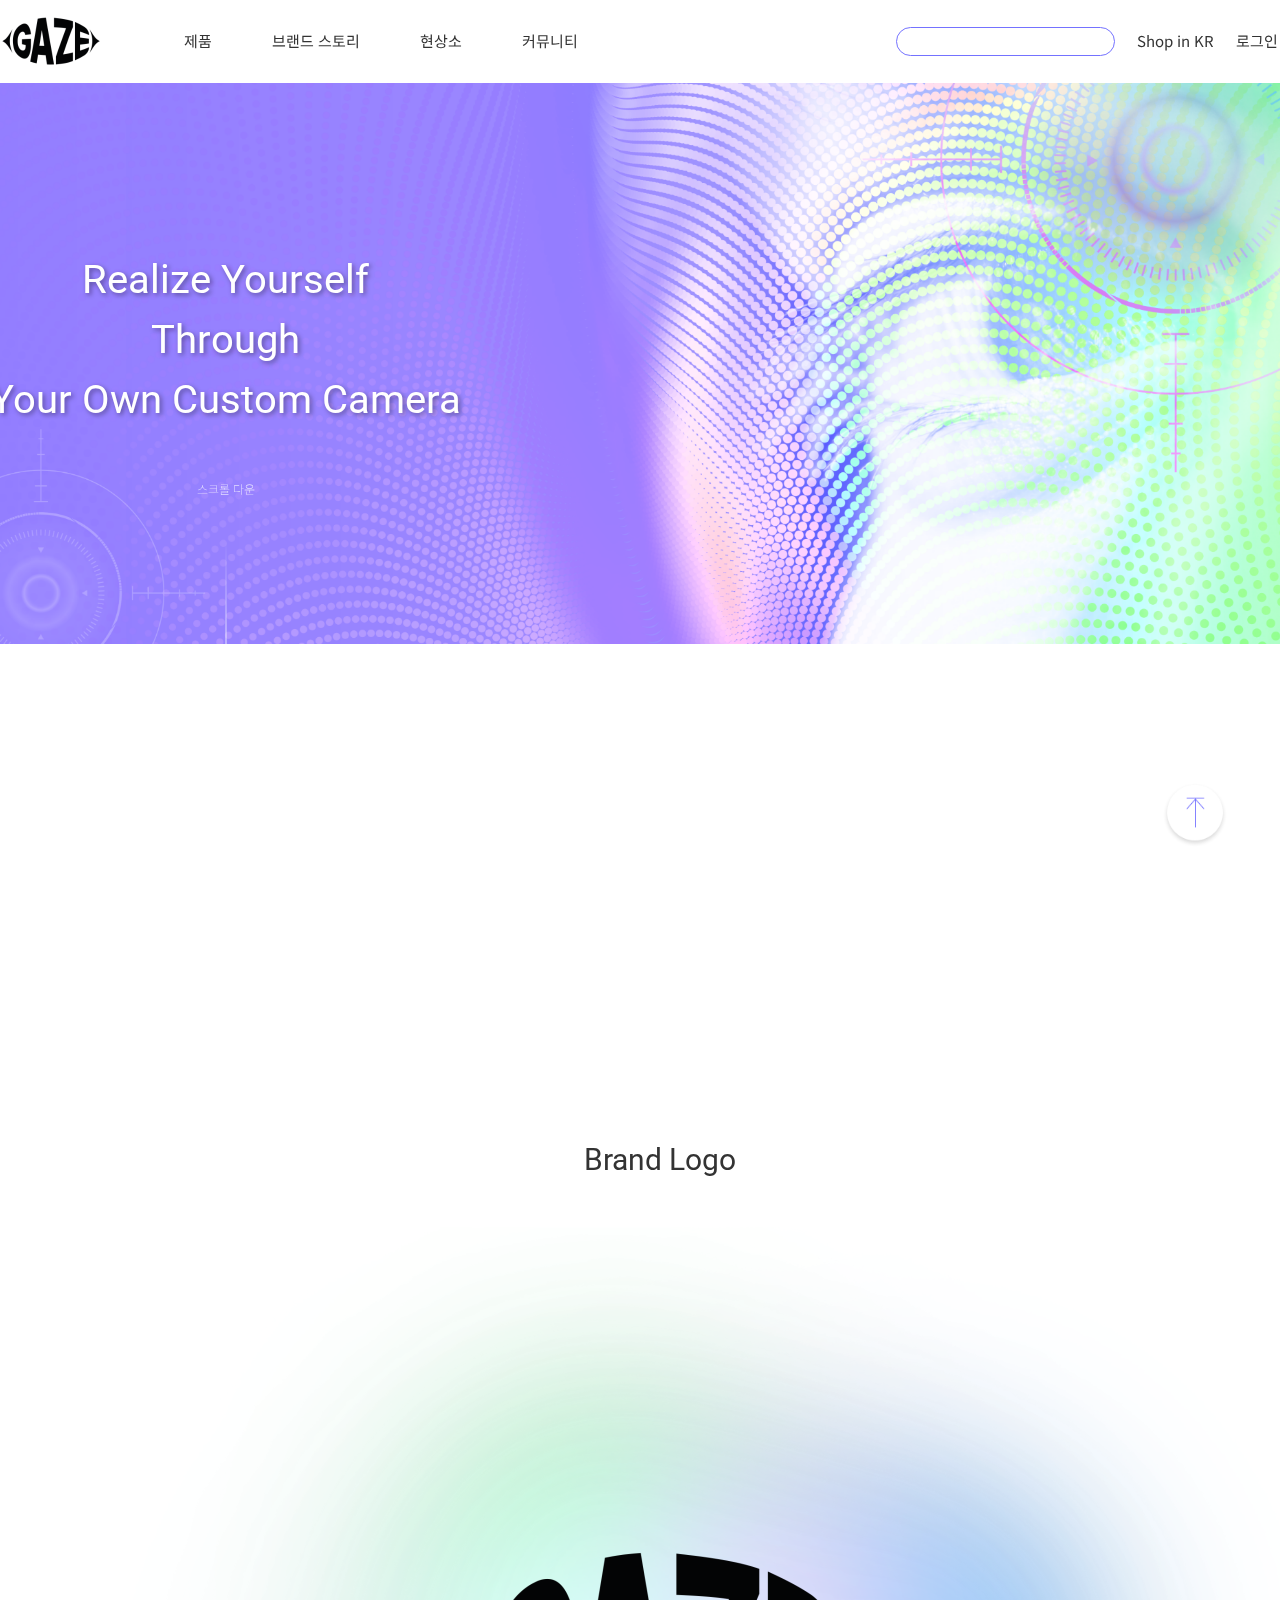
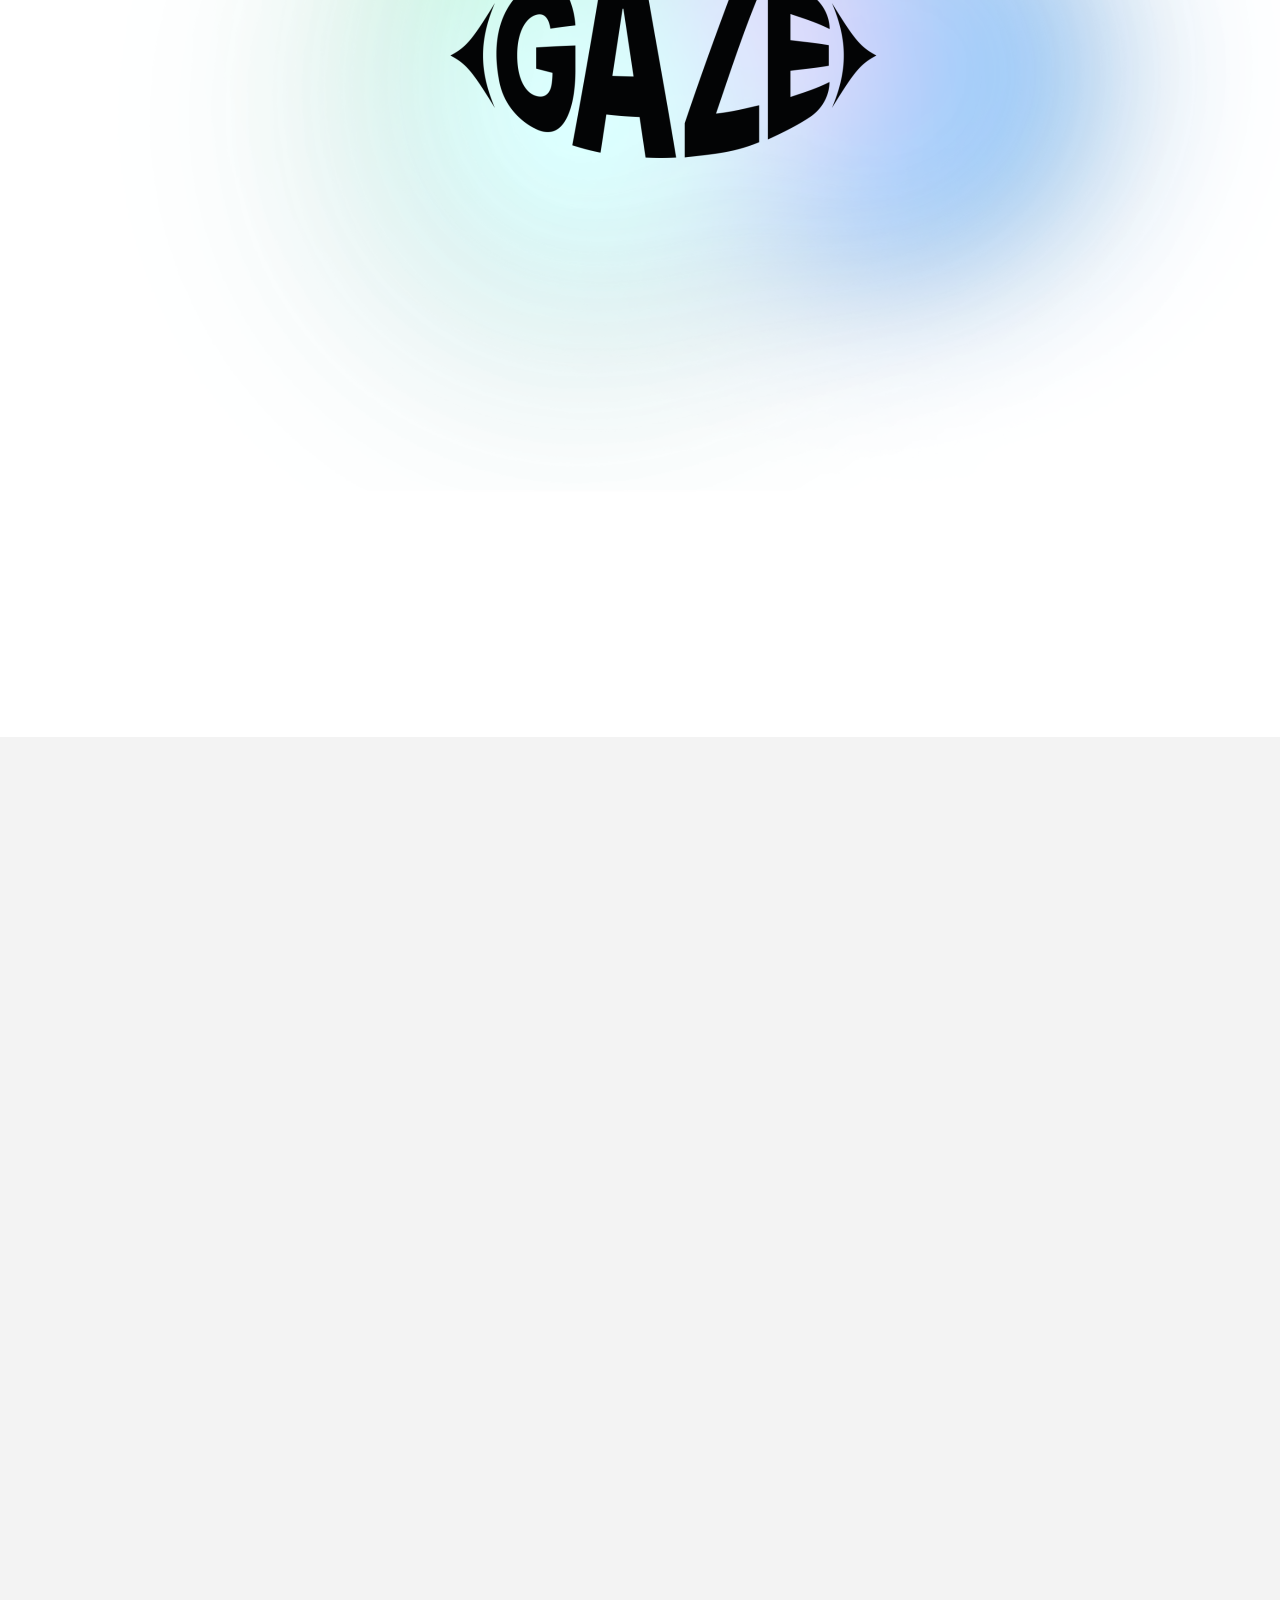
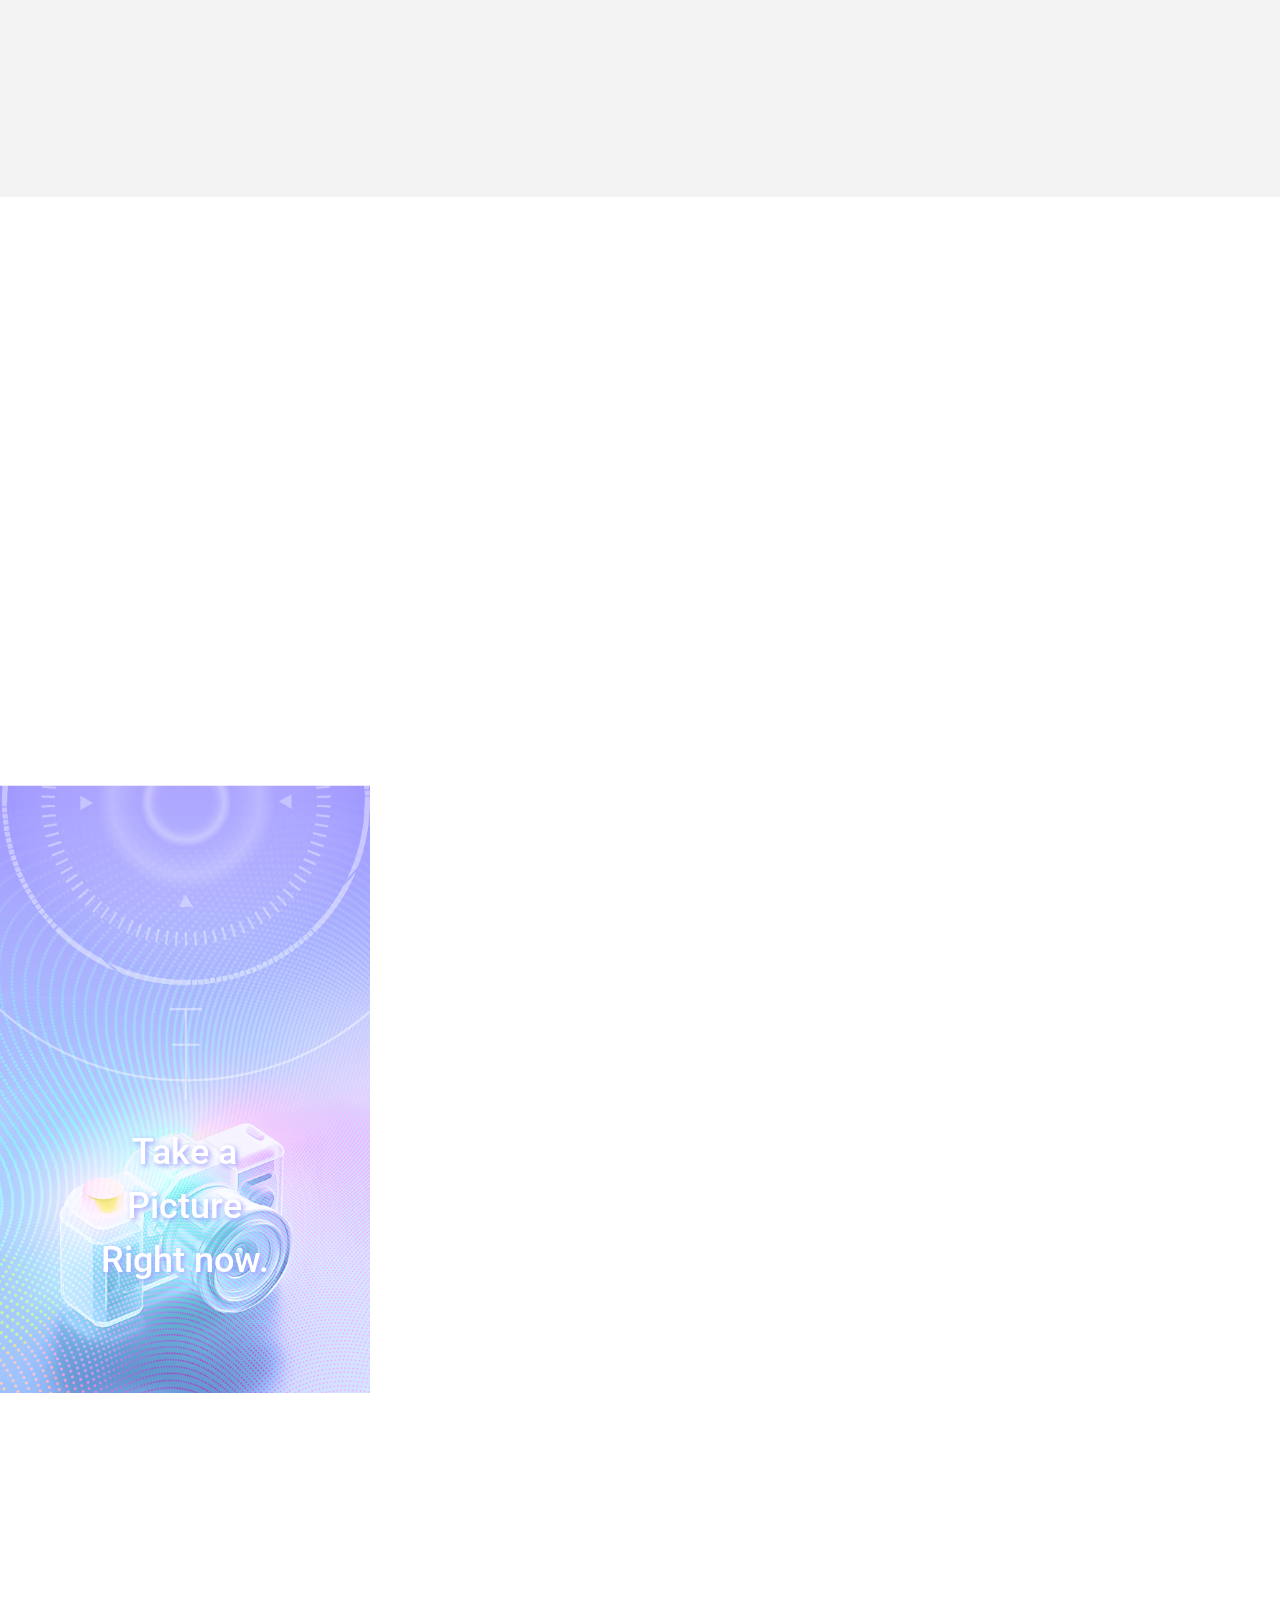
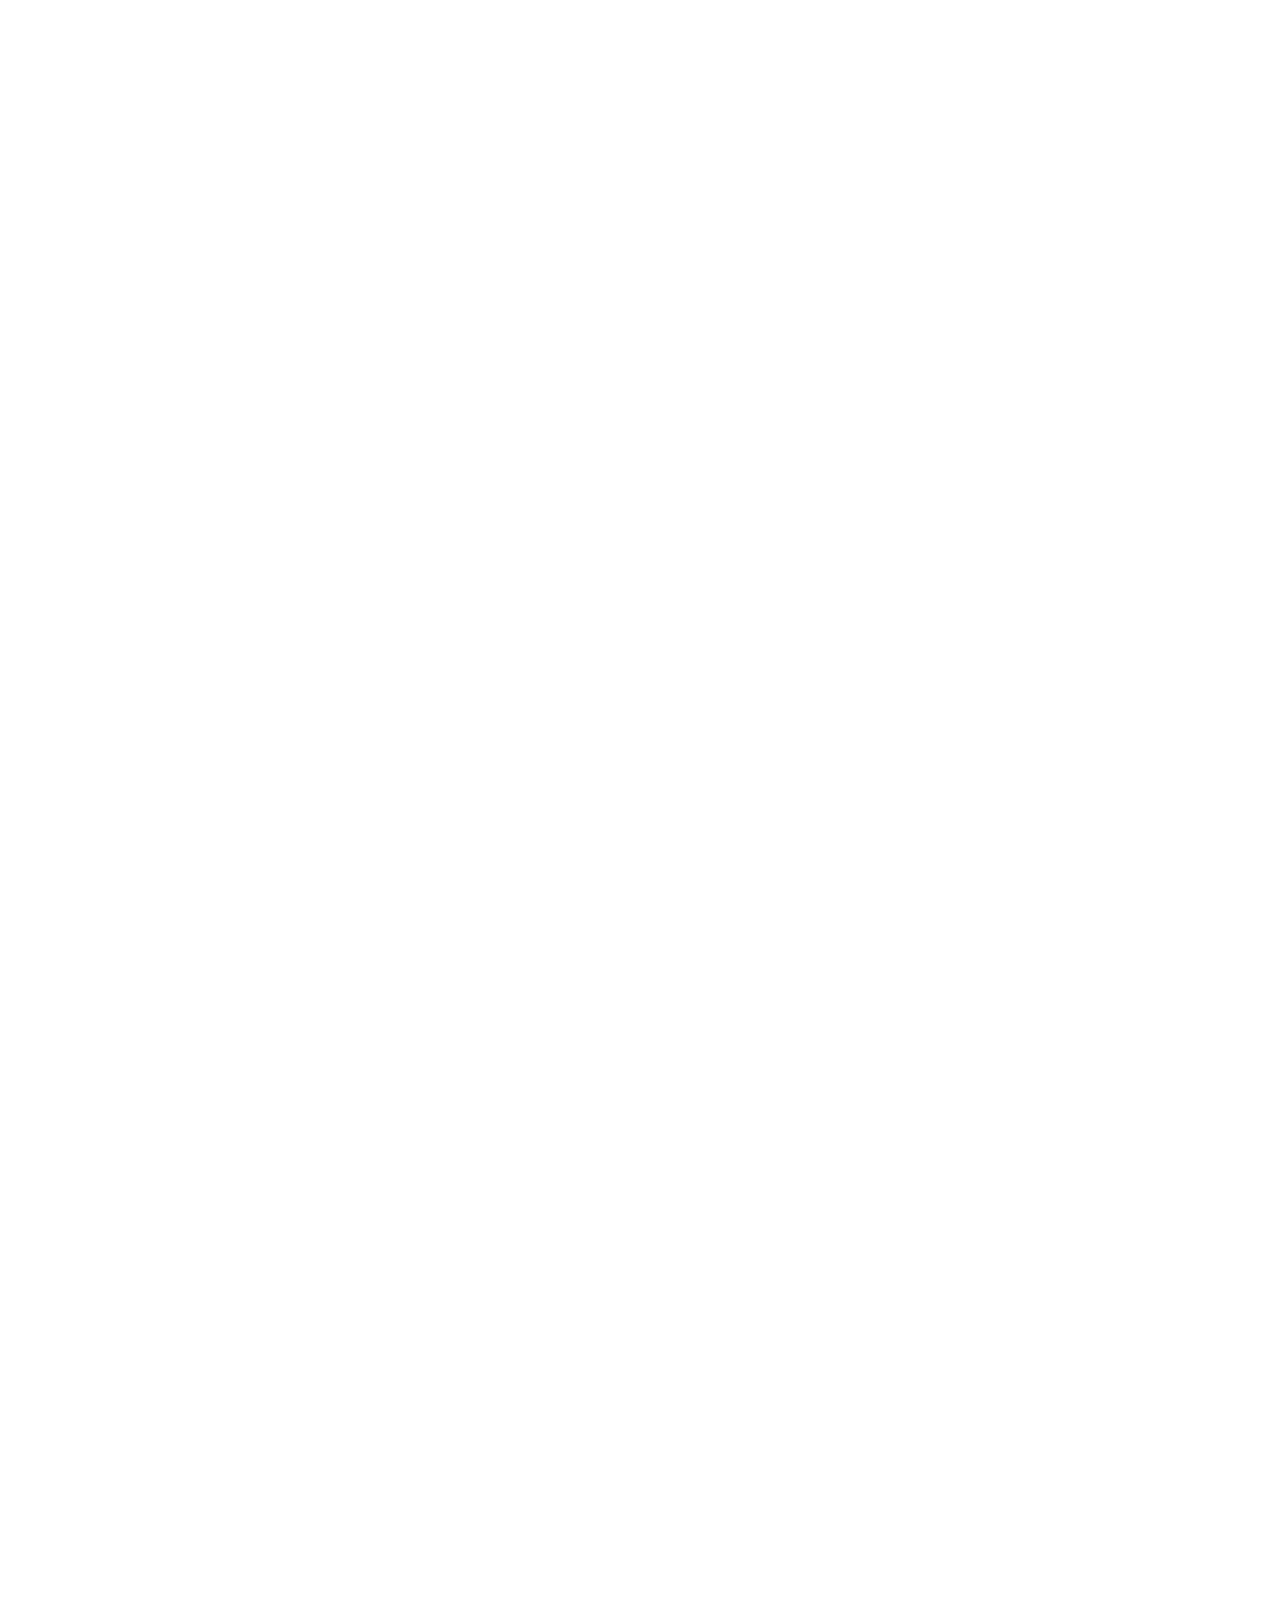
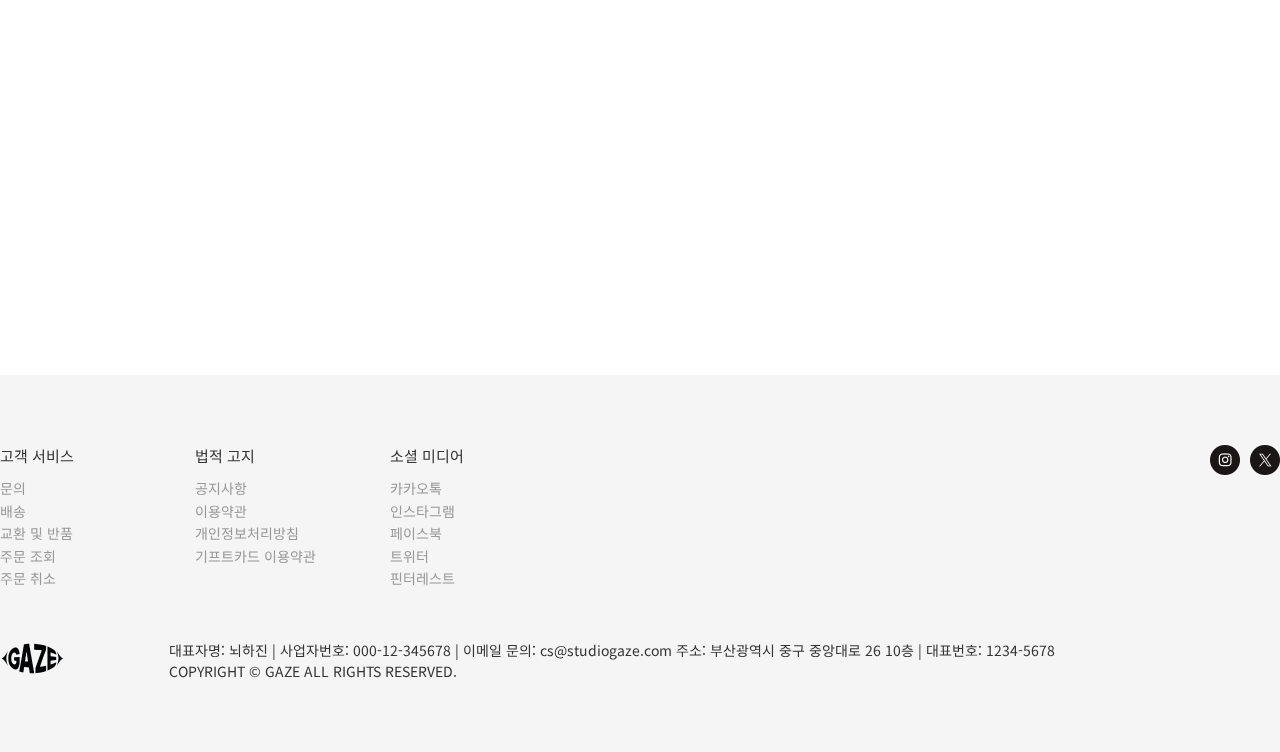
<file: sub1.html>
<!DOCTYPE html>
<html lang="ko">

<head>
  <meta charset="UTF-8">
  <meta http-equiv="X-UA-Compatible" content="IE=edge">
  <meta name="viewport" content="width=1400"><!--다른 매체에서도 너비 오류 없이 볼 수 있게-->
  <link href="./images/favicon.png" rel="icon" type="image/png" sizes="32x32"><!--파비콘-->
  <title>GAZE</title>
  <!--내css-->
  <link rel="stylesheet" href="./css/sub1.css">

  <!-- aos css -->
  <link href="https://unpkg.com/aos@2.3.1/dist/aos.css" rel="stylesheet">

</head>

<body>

  <!--헤더시작-->
  <header>
    <div class="header_in">
      <a href="./index.html">
        <img src="./images/sub1/white_logo.png" alt="logo" class="whitelogo">
        <img src="./images/black_logo.png" alt="logo" class="blacklogo">
      </a>

      <ul class="nav">
        <li><a href="./sub2.html">제품</a>
          <div class="sub">
            <div class="sub_in">

              <ul>
                <li><a href="#" class="sub_title">새제품</a></li>
                <li><a href="#" class="sub_title">중고제품</a></li>
              </ul>

              <ul>
                <li><a href="#" class="sub_title">카메라</a></li>
                <li><a href="#">필름 카메라</a></li>
                <li><a href="#">디지털 카메라</a></li>
                <li><a href="#">캠코더</a></li>
              </ul>

              <ul>
                <li><a href="#" class="sub_title">브랜드</a></li>
                <li><a href="#">CANON</a></li>
                <li><a href="#">FUJIFILM</a></li>
                <li><a href="#">NIKON</a></li>
                <li><a href="#">SONY</a></li>
                <li><a href="#">PANASONIC</a></li>
                <li><a href="#">RICOH</a></li>
                <li><a href="#">SIGMA</a></li>
                <li><a href="#">HASSELBLAD</a></li>
              </ul>
            </div>
          </div>
        </li>

        <li><a href="./sub1.html" class="on">브랜드 스토리</a>
          <div class="sub">
            <div class="sub_in">

              <ul>
                <li><a href="#" class="sub_title">Brand Logo</a></li>
                <li><a href="#" class="sub_title">Brand Core Value</a></li>
                <li><a href="#" class="sub_title">Gaze Picture Lab</a></li>
              </ul>

            </div>
          </div>
        </li>

        <li><a href="./sub3.html">현상소</a>
          <div class="sub">
            <div class="sub_in">

              <ul>
                <li><a href="#" class="sub_title">About Glab</a></li>
                <li><a href="#">What is Glab</a></li>
                <li><a href="#">Glab Process</a></li>
                <li><a href="#">Glab Price</a></li>
              </ul>

              <ul>
                <li><a href="#" class="sub_title">접수하기</a></li>
                <li><a href="#">온라인 접수</a></li>
                <li><a href="#">오프라인 접수</a></li>
              </ul>

            </div>
          </div>
        </li>

        <li><a href="./sub4.html">커뮤니티</a></li>
      </ul>

      <div class="h_right">
        <input type="search">

        <!--팝업 검색창-->
        <div class="popup">
          <div>
            <a href="#none" class="close_icon"><img src="./images/closeicon.png" alt="닫기 버튼"></a>
            <input type="search" class="input_in" placeholder="검색어를 입력하세요.">
          </div>
        </div>
        <!--팝업 검색창-->

        <ul class="nav_right">
          <li><a href="#">Shop in KR</a></li>
          <li><a href="#">로그인</a></li>
          <li><a href="#">
            <img src="./images/sub1/white_bag.png" alt="장바구니 아이콘 화이트" class="white_bag">
            <img src="./images/sub1/black_bag.png" alt="장바구니 아이콘 블랙" class="black_bag">
          </a></li>
        </ul>


      </div>

    </div>
  </header>
  <!--헤더끝-->

  <!--메인배너-->
  <div class="mainbanner">
    <img src="./images/sub1/sub_banner.png" alt="브랜드 스토리 배너" class="sub1banner">
    <div class="main_txt">
      <h1 class="m_h1">Realize Yourself <br>
        Through<br>
        Your Own Custom Camera</h1>
      <p class="scrolldown">스크롤 다운</p>
      <span></span>
    </div>


  </div>
  <!--메인배너-->

  <!--콘텐츠1 시작-->
  <div class="logo_wrap">
    <h1>Brand Logo</h1>
    <div class="logo_txtbox">
      <img src="./images/sub1/logobg.png" alt="로고 설명 배경" class="logobg">

      <img src="./images/sub1/eyes.png" alt="eyes 이미지" class="eyes" data-aos="fade-up" data-aos-delay="200">
      <img src="./images/sub1/wideangle.png" alt="wideangle 이미지" class="wideangle" data-aos="fade-up" data-aos-delay="600">
      <img src="./images/sub1/flexible.png" alt="flexible 이미지" class="flexible" data-aos="fade-up" data-aos-delay="1000">
      <img src="./images/sub1/panorama.png" alt="panorama 이미지" class="panorama" data-aos="fade-up" data-aos-delay="1400">

      <img src="./images/sub1/line1.png" alt="점선 라인 이미지1" class="line1" data-aos="fade-up" data-aos-delay="100">
      <img src="./images/sub1/line2.png" alt="점선 라인 이미지2" class="line2" data-aos="fade-up" data-aos-delay="500">
      <img src="./images/sub1/line3.png" alt="점선 라인 이미지3" class="line3" data-aos="fade-up" data-aos-delay="900">
      <img src="./images/sub1/line4.png" alt="점선 라인 이미지4" class="line4" data-aos="fade-up" data-aos-delay="1300">


      <img src="./images/sub1/black_logo_brand.png" alt="배경 로고" class="logo2">

      <div class="txt_eyes"  data-aos="fade-up" data-aos-delay="200">
        <h3 data-aos="fade-up" data-aos-delay="300">Eyes</h3>
        <p data-aos="fade-up" data-aos-delay="400">우리는 일상에서 우리의 눈으로
          많은 것을 보고 있습니다. 눈의
          형태를 로고에 표현했습니다. </p>
      </div>


      <div class="txt_wideangle"  data-aos="fade-up" data-aos-delay="600">
        <h3 data-aos-delay="700">Wide Angle</h3>
        <p data-aos="fade-up" data-aos-delay="800">카메라 렌즈의 광각 효과를
          로고에 적용하여 카메라
          렌즈를 연상하도록 하였습니다. </p>
      </div>


      <div class="txt_flexible" data-aos="fade-up" data-aos-delay="1000">
        <h3  data-aos="fade-up" data-aos-delay="1100">Flexible</h3>
        <p  data-aos="fade-up" data-aos-delay="1200">원형 안에서 변형된 로고는
          다양한 것들을 유연하게 받아
          들이고 표현하는 것을 의미합니다.</p>
      </div>



      <div class="txt_panorama" data-aos="fade-up" data-aos-delay="1400">
        <h3 data-aos="fade-up" data-aos-delay="1300">Panorama</h3>
        <p data-aos="fade-up" data-aos-delay="1400"> 파노라마처럼 흘러가는 기억을
          다양한 색상으로 비유하여 브랜
          드의 서브 컬러로 사용했습니다.</p>
      </div>





    </div>
  </div>
  <!--콘텐츠1 끝-->




  <!--콘텐츠2 시작-->
  <div class="con2_wrap">
    <div class="con2_box">

      <h1 data-aos="fade-up">Core Value</h1>

      <ul class="corevalue_box">
        <li data-aos="fade-up" data-aos-delay="100"><a href="#">
            <img src="./images/sub1/corevalue1.png" alt="Core Value realize">

            <div class="con2_text" data-aos="fade-up">
              <h2 data-aos="fade-up" data-aos-delay="100">Realize</h2>

              <p data-aos="fade-up" data-aos-delay="200">사진을 찍으면서 자신의 <br>
                취향을 찾아갈 수 있습니다. </p>
            </div>
          </a></li>


        <li data-aos="fade-up" data-aos-delay="200"><a href="#">
            <img src="./images/sub1/corevalue2.png" alt="Core Value Memorize">

            <div class="con2_text" data-aos="fade-up">
              <h2 data-aos="fade-up" data-aos-delay="100">Memorize</h2>

              <p data-aos="fade-up" data-aos-delay="200">찰나의 기억이나 소중한 추억을 <br>
                보존할 수 있습니다. </p>
            </div>
          </a>
        </li>

        <li data-aos="fade-up" data-aos-delay="300"><a href="#">
            <img src="./images/sub1/corevalue3.png" alt="Core Value Express">


            <div class="con2_text" data-aos="fade-up">
              <h2 data-aos="fade-up" data-aos-delay="100">Express</h2>

              <p data-aos="fade-up" data-aos-delay="200">사진을 찍으면서 자신을 <br>
                표현할 수 있습니다. </p>
            </div>
          </a></li>

      </ul>

    </div>


  </div>

  <!--콘텐츠2 끝-->



  <!--콘텐츠3 시작-->

  <div class="con3_text">

    <p class="con3_p" data-aos="fade-up" data-aos-delay="100">나의 사진 취향을 찾는 여정.</p>

    <h1 class="con3_h1" data-aos="fade-up" data-aos-delay="300">Gaze Picture Lap </h1>
  </div>

  <div class="con3_wrap">

    <div class="con3_left">
      <img src="./images/sub1/picturelab_bg3.png" alt="Take a Picture 
      Right now.">
      <h3 class="con3_h3">Take a Picture
        <br> Right now.
      </h3>
    </div>

    <div class="con3_right">

      <div class="con3_box" data-aos="fade-up"><!--01-->

        <div class="con3_box_text">
          <h4 class="purple" data-aos="fade-up" data-aos-delay="100">01</h4>
          <h3>Consulting</h3>
          <h5>상담</h5>
          <p>상담을 통해 내게 맞는 카메라 모델을
            찾고 구매할 수 있습니다.</p>
        </div>
        <img src="./images/sub1/consulting.png" alt="01 consulting">
      </div><!--01-->

      <div class="con3_box" data-aos="fade-up" data-aos-delay="200"> <!--02-->

        <img src="./images/sub1/various.png" alt="02 various">

        <div class="con3_box_text">
          <h4 class="blue" data-aos="fade-up" data-aos-delay="300">02</h4>
          <h3>Various </h3>
          <h5>다양함</h5>
          <p>다양한 모델의 카메라들을 직접 보고
            구매할 수 있습니다.</p>
        </div>

      </div><!--02-->

      <div class="con3_box" data-aos="fade-up" data-aos-delay="400"><!--03-->

        <div class="con3_box_text">
          <h4 class="pink" data-aos="fade-up" data-aos-delay="500">03</h4>
          <h3>Convenient</h3>
          <h5>편리함</h5>
          <p>브랜드 자체 현상소에서 사용한 필름을
            접수하여 빠르게 인화할 수 있습니다. </p>
        </div>

        <img src="./images/sub1/convenient.png" alt="03 convenient">
      </div><!--03-->

      <div class="con3_box" data-aos="fade-up" data-aos-delay="600"><!--04-->
        <img src="./images/sub1/Archiving.png" alt="04 Archiving">

        <div class="con3_box_text">
          <h4 class="coral" data-aos="fade-up" data-aos-delay="700">04</h4>
          <h3>Archiving</h3>
          <h5>저장</h5>
          <p>인화한 사진과 필름을 자체 제작한 아카이브
            키트에 담아 추억을 저장할 수 있습니다. </p>
        </div>
      </div><!--04-->

    </div>


  </div>
  <p class="bottom_text" data-aos="fade-up" data-aos-delay="100">
    This Is A Brand For Geeks.
  </p>


  <!--콘텐츠3 끝-->

  <!--푸터-->
  <footer>

    <div class="footer_in">

      <div class="footer_left">
        <div class="footer_top">
          <dl>
            <dt>고객 서비스</dt>
            <dd><a href="#">문의</a></dd>
            <dd><a href="#">배송</a></dd>
            <dd><a href="#">교환 및 반품</a></dd>
            <dd><a href="#">주문 조회</a></dd>
            <dd><a href="#">주문 취소</a></dd>
          </dl>

          <dl>
            <dt>법적 고지</dt>
            <dd><a href="#">공지사항</a></dd>
            <dd><a href="#">이용약관</a></dd>
            <dd><a href="#">개인정보처리방침</a></dd>
            <dd><a href="#">기프트카드 이용약관</a></dd>
          </dl>

          <dl>
            <dt>소셜 미디어</dt>
            <dd><a href="#">카카오톡</a></dd>
            <dd><a href="#">인스타그램</a></dd>
            <dd><a href="#">페이스북</a></dd>
            <dd><a href="#">트위터</a></dd>
            <dd><a href="#">핀터레스트</a></dd>
          </dl>
        </div>

        <div class="footer_bottom">
          <a href="#"><img src="./images/sub1/footer_logo.png" alt="푸터 로고"></a>

          <p class="footer_p">대표자명: 뇌하진 | 사업자번호: 000-12-345678 | 이메일 문의: cs@studiogaze.com 주소: 부산광역시 중구 중앙대로 26 10층 |
            대표번호: 1234-5678 <br>
            COPYRIGHT © GAZE ALL RIGHTS RESERVED.
          </p>

        </div>
      </div>


      <div class="footer_right">
        <ul>
          <li><a href="#"><img src="./images/insta_icon.png" alt="인스타 아이콘"></a></li>
          <li><a href="#"><img src="./images/twitter_icon.png" alt="트위터 아이콘"></a></li>
          <li><a href="#"><img src="./images/facebook_icon.png" alt="페이스북 아이콘"></a></li>
        </ul>
      </div>

    </div>

  </footer>
  <!--푸터 끝-->

  <!--탑버튼-->
  <a href="#"><img src="./images/sub1/top.png" alt="탑버튼" class="top"></a>
  <!--탑버튼-->

  <!-- 커서꾸미기 -->
  <div id="cursor">
    <div class="cursor__circle"></div>
  </div>

  <a href="./sub2.html" cursor-class="arrow"></a>
  <!-- 커서꾸미기 -->
















  <!-- js -->
  <script src="https://code.jquery.com/jquery-2.2.0.min.js"></script>
  <script src="https://cdn.jsdelivr.net/npm/swiper@8/swiper-bundle.min.js"></script>
  <script src="https://unpkg.com/aos@2.3.1/dist/aos.js"></script><!-- aos 라이브러리 -->

  <script src="./js/sub1.js"></script>

</body>

</html>
</file>
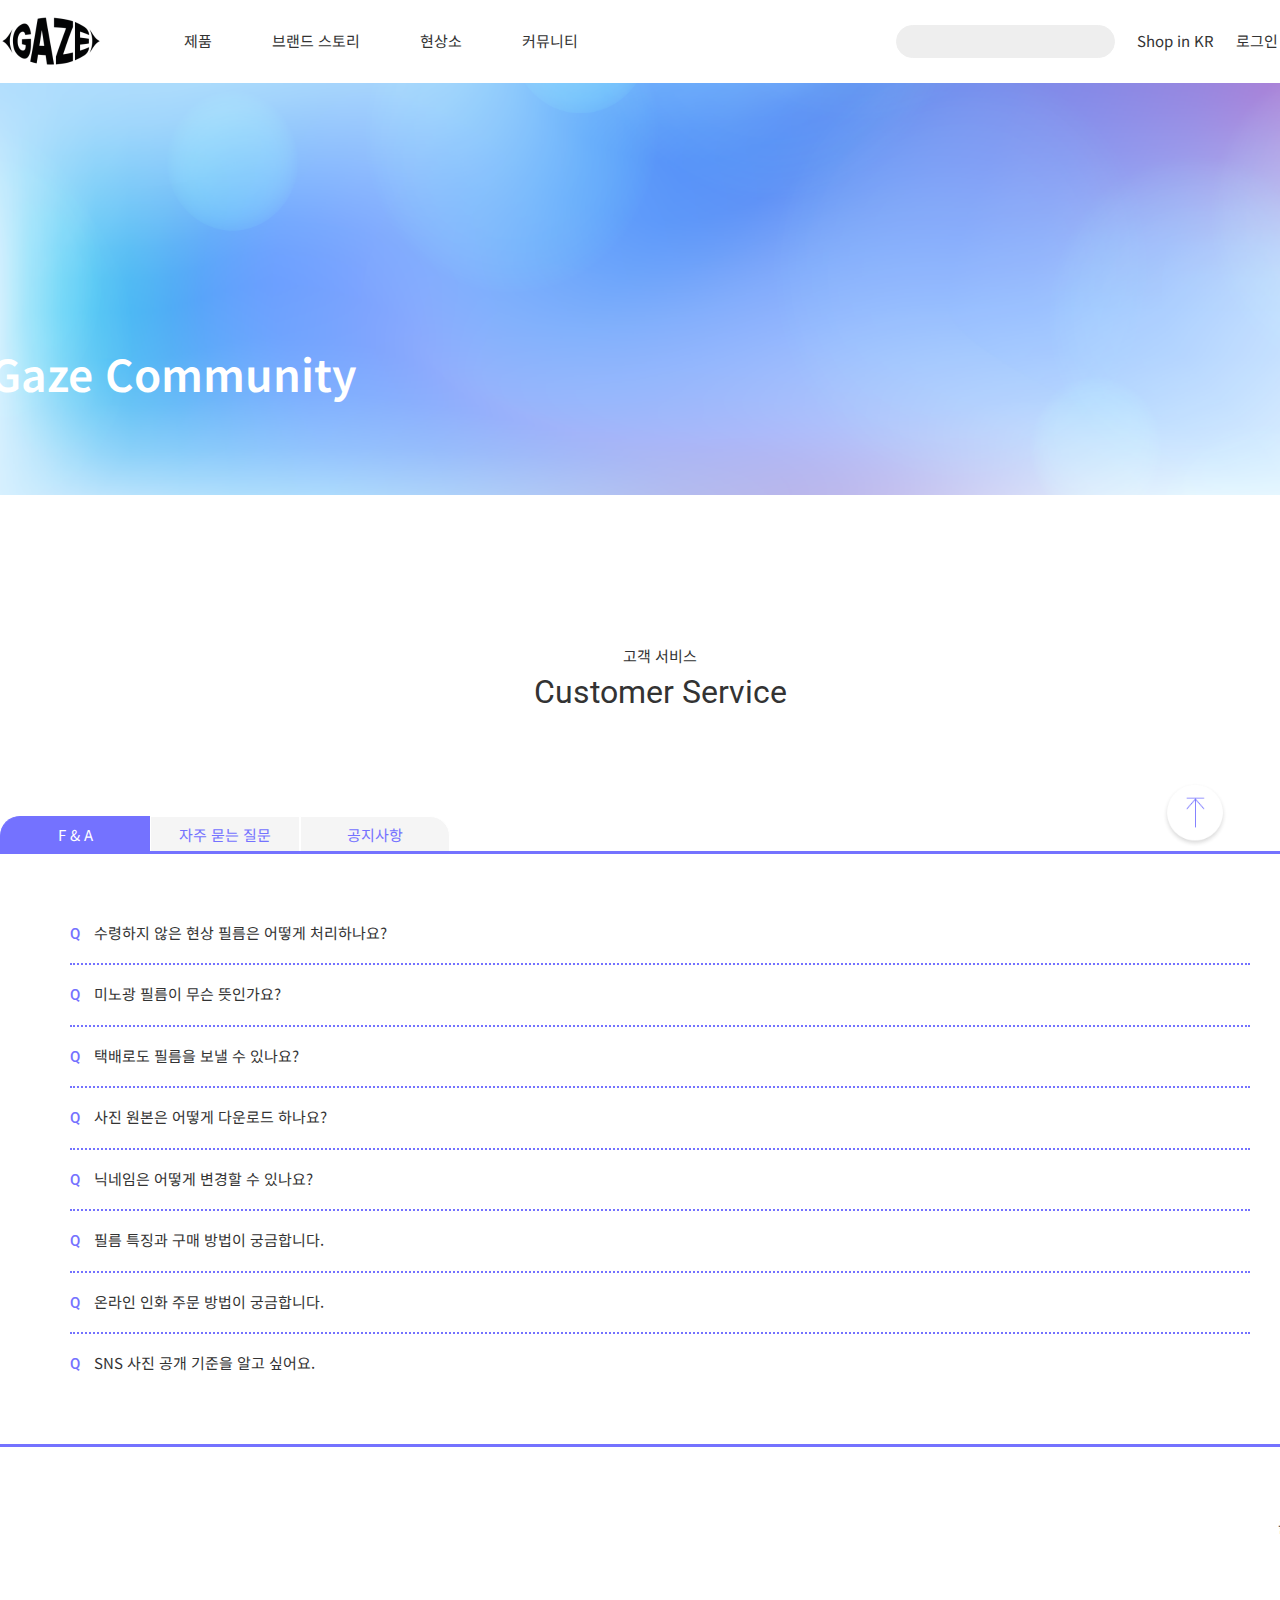
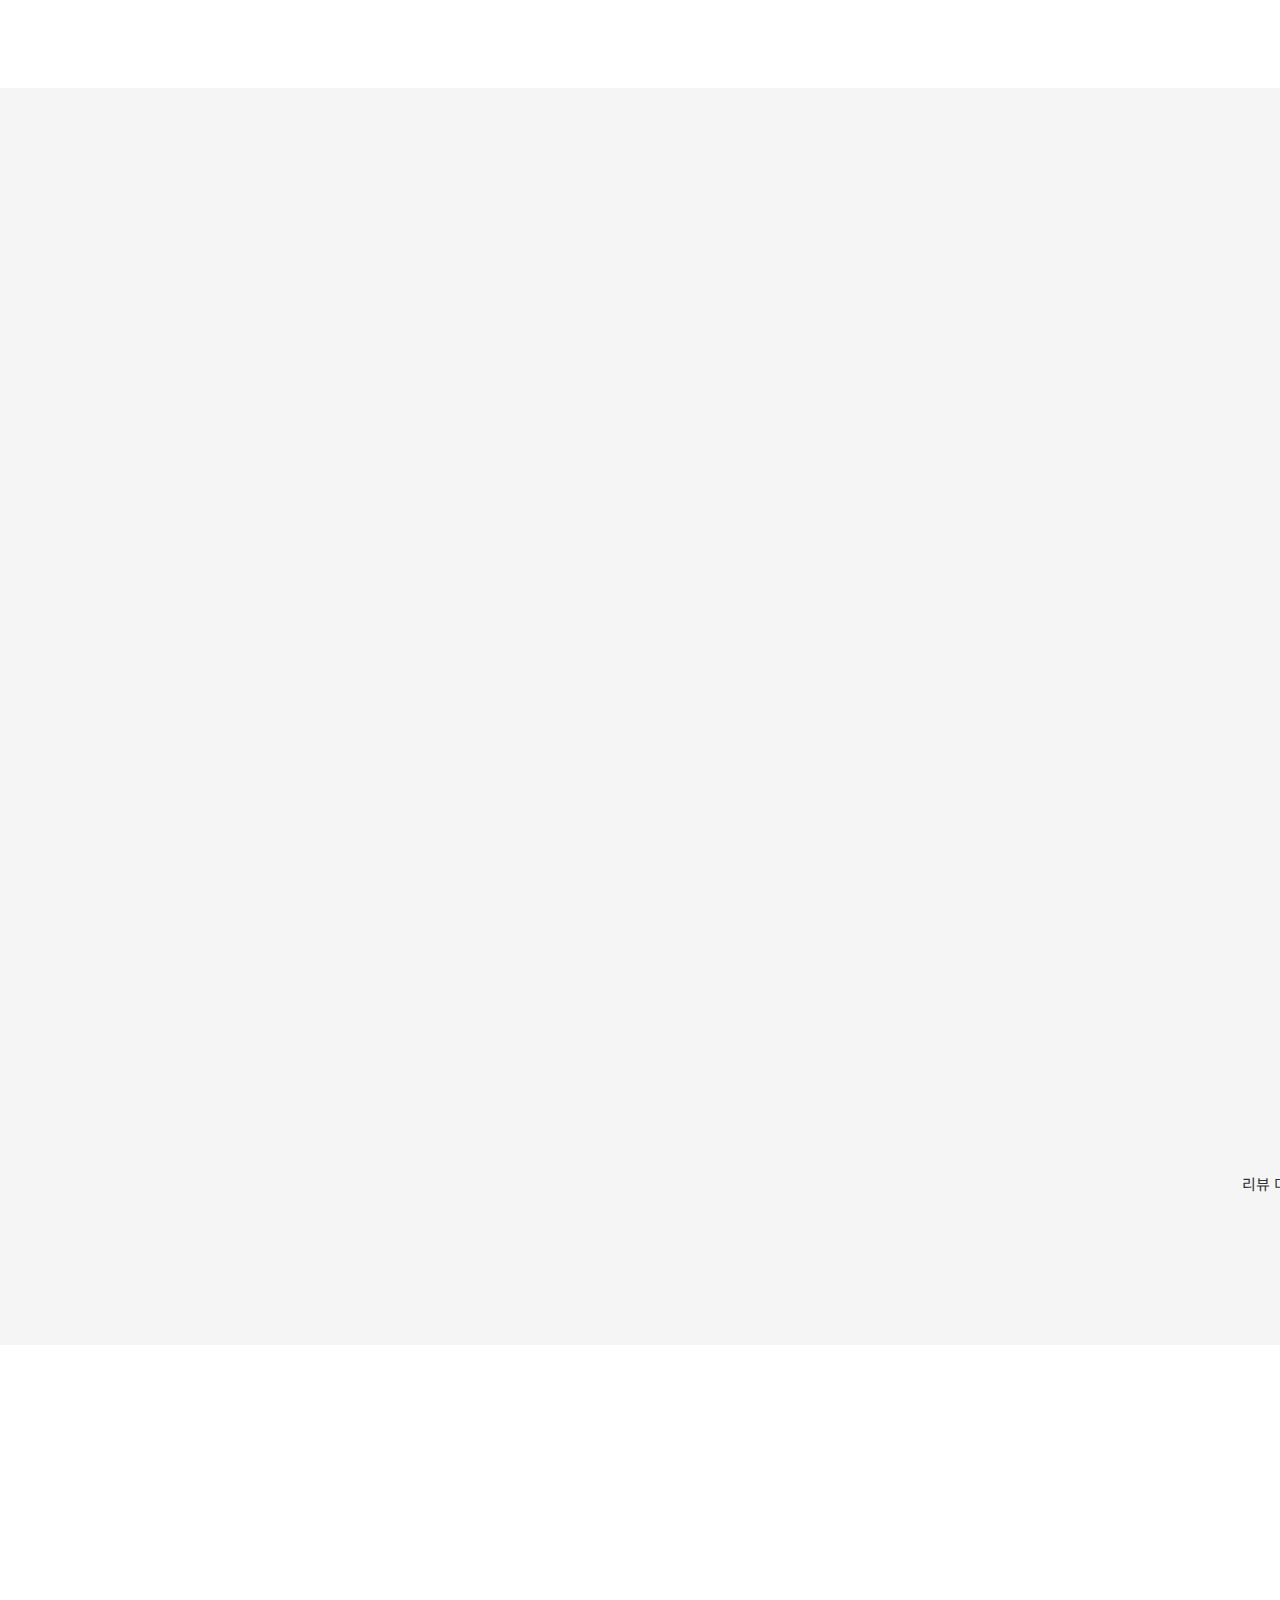
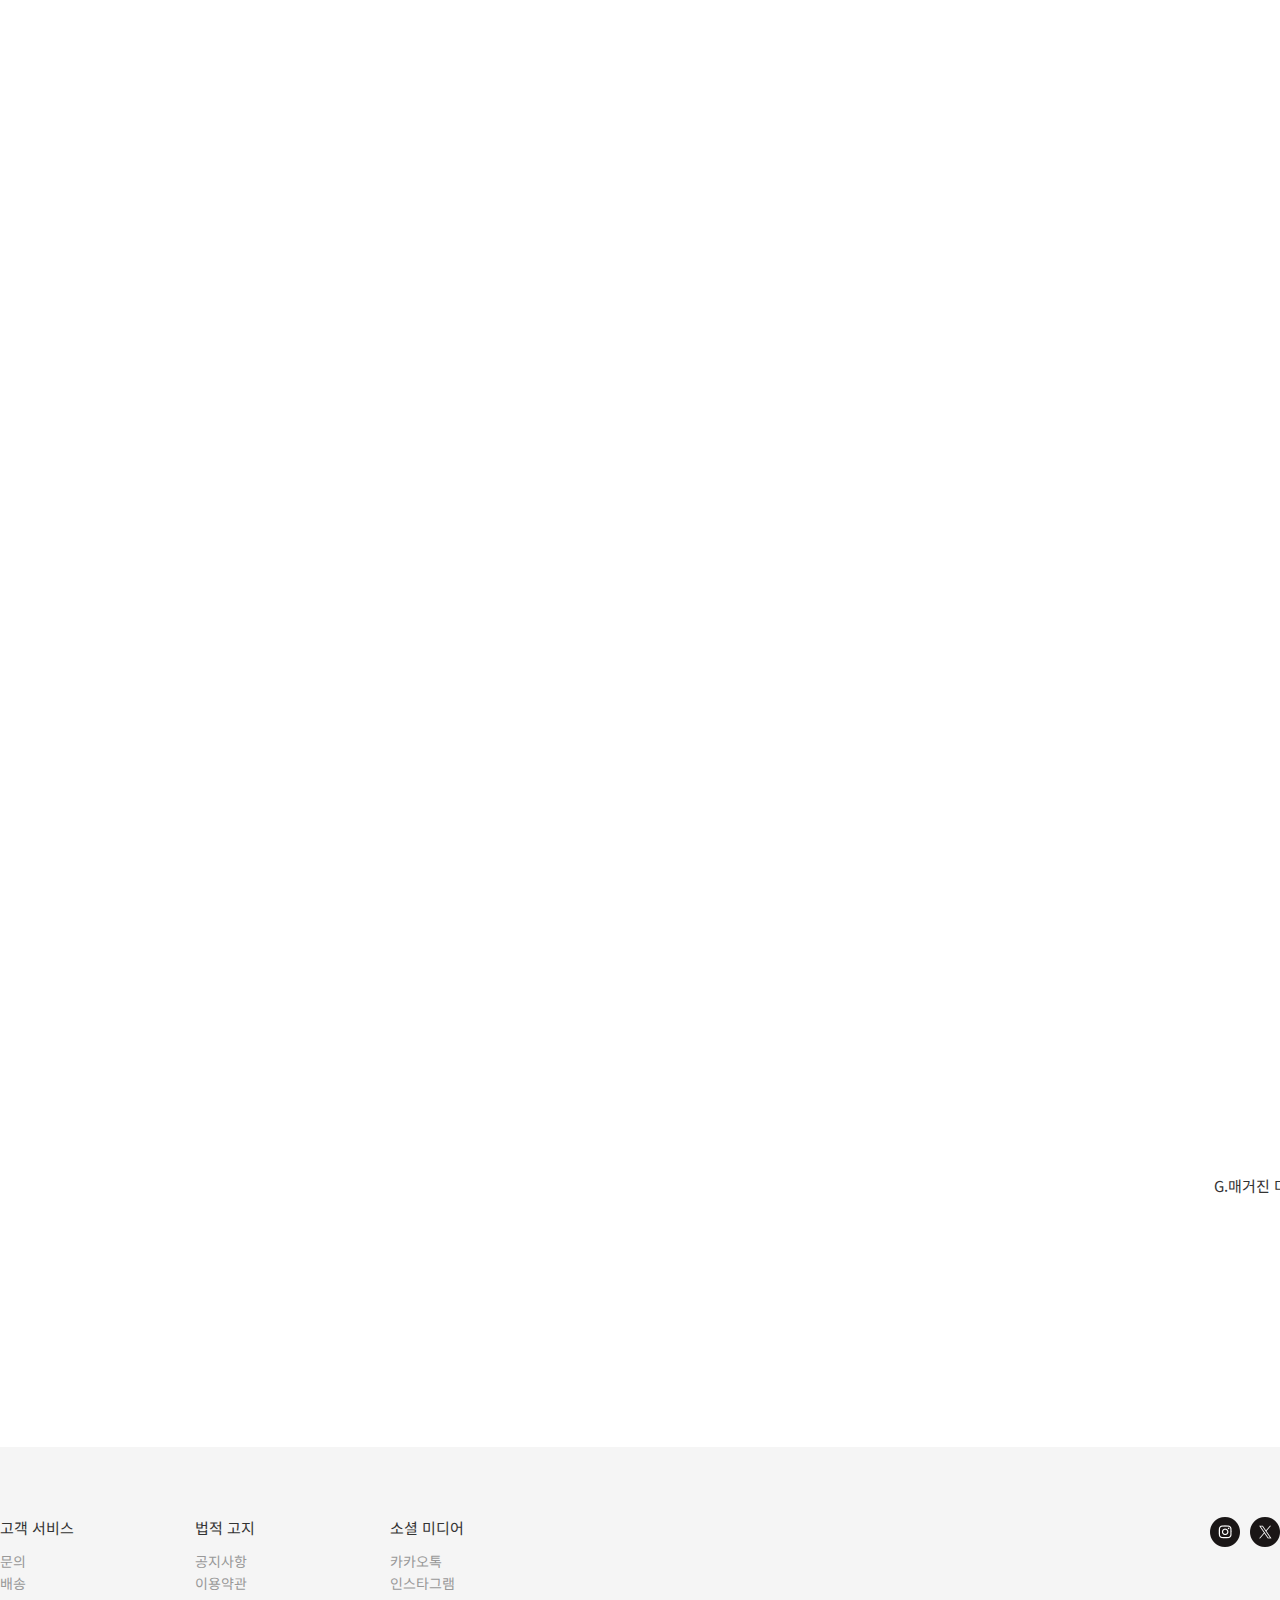
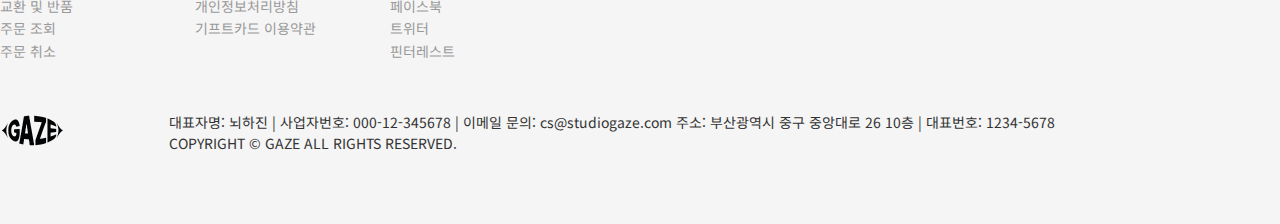
<file: sub4.html>
<!DOCTYPE html>
<html lang="ko">

<head>
  <meta charset="UTF-8">
  <meta http-equiv="X-UA-Compatible" content="IE=edge">
  <meta name="viewport" content="width=1400"><!--다른 매체에서도 너비 오류 없이 볼 수 있게-->
  <link href="./images/favicon.png" rel="icon" type="image/png" sizes="32x32"><!--파비콘-->
  <title>GAZE</title>

  <!--내css-->
  <link rel="stylesheet" href="./css/sub4.css">

  <!--슬라이드 배너 js-->
  <link rel="stylesheet" href="https://cdn.jsdelivr.net/npm/swiper@8/swiper-bundle.min.css">

  <!--갤러리 css-->
  <link rel="stylesheet" href="https://cdn.jsdelivr.net/npm/swiper@8/swiper-bundle.min.css">

  <!-- aos css -->
  <link href="https://unpkg.com/aos@2.3.1/dist/aos.css" rel="stylesheet">


</head>

<body>
  <!--헤더시작-->
  <header>
    <div class="header_in">
      <a href="index.html"><img src="./images/sub4/black_logo.png" alt="blacklogo" class="headerlogo"></a>

      <ul class="nav">
        <li><a href="./sub2.html">제품</a>
          <div class="sub">
            <div class="sub_in">

              <ul>
                <li><a href="#" class="sub_title">새제품</a></li>
                <li><a href="#" class="sub_title">중고제품</a></li>
              </ul>

              <ul>
                <li><a href="#" class="sub_title">카메라</a></li>
                <li><a href="#">필름 카메라</a></li>
                <li><a href="#">디지털 카메라</a></li>
                <li><a href="#">캠코더</a></li>
              </ul>

              <ul>
                <li><a href="#" class="sub_title">브랜드</a></li>
                <li><a href="#">CANON</a></li>
                <li><a href="#">FUJIFILM</a></li>
                <li><a href="#">NIKON</a></li>
                <li><a href="#">SONY</a></li>
                <li><a href="#">PANASONIC</a></li>
                <li><a href="#">RICOH</a></li>
                <li><a href="#">SIGMA</a></li>
                <li><a href="#">HASSELBLAD</a></li>
              </ul>
            </div>
          </div>
        </li>

        <li><a href="./sub1.html">브랜드 스토리</a>
          <div class="sub">
            <div class="sub_in">

              <ul>
                <li><a href="#" class="sub_title">Brand Logo</a></li>
                <li><a href="#" class="sub_title">Brand Core Value</a></li>
                <li><a href="#" class="sub_title">Gaze Picture Lab</a></li>
              </ul>

            </div>
          </div>
        </li>

        <li><a href="./sub3.html">현상소</a>
          <div class="sub">
            <div class="sub_in">

              <ul>
                <li><a href="#" class="sub_title">About Glab</a></li>
                <li><a href="#">What is Glab</a></li>
                <li><a href="#">Glab Process</a></li>
                <li><a href="#">Glab Price</a></li>
              </ul>

              <ul>
                <li><a href="#" class="sub_title">접수하기</a></li>
                <li><a href="#">온라인 접수</a></li>
                <li><a href="#">오프라인 접수</a></li>
              </ul>

            </div>
          </div>
        </li>

        <li><a href="./sub4.html" class="on">커뮤니티</a>
          <div class="sub">
            <div class="sub_in">

              <ul>
                <li><a href="#" class="sub_title">Customer Service</a></li>
                <li><a href="#" class="sub_title">Gaze Review</a></li>
                <li><a href="#" class="sub_title">Gaze Magazine</a></li>
              </ul>

            </div>
          </div>

        </li>
      </ul>

      <div class="h_right">
        <input type="search">

        <!--팝업 검색창-->
        <div class="popup">
          <div>
            <a href="#none" class="close_icon"><img src="./images/closeicon.png" alt="닫기 버튼"></a>
            <input type="search" class="input_in" placeholder="검색어를 입력하세요.">
          </div>
        </div>
        <!--팝업 검색창-->

        <ul class="nav_right">
          <li><a href="#">Shop in KR</a></li>
          <li><a href="#">로그인</a></li>
          <li><a href="#"><img src="./images/sub4/bag_icon.png" alt="장바구니 아이콘"></a></li>
        </ul>

      </div>

    </div>
  </header>
  <!--헤더끝-->

  <!--메인배너 시작-->
  <div class="mainbanner">
    <img src="./images/sub4/mainbanner2.png" alt="게이즈 커뮤니티">

    <div class="main_text">
      <h1>
        Gaze Community
      </h1>
    </div>
  </div>
  <!--메인배너 끝-->

  <!--콘텐츠1 시작-->

  <div class="con1_wrap">

    <div class="con1_text">
      <p>고객 서비스</p>
      <h1>Customer Service</h1>
    </div>

    <!--탭메뉴 시작-->
    <div class="tapmenu">
      <ul class="board">
        <li class="on border1"><a href="#none">F & A</a>
          <div class="notice">
            <ul>
              <li><a href="#"><span>Q</span> 수령하지 않은 현상 필름은 어떻게 처리하나요?</a></li>
              <li><a href="#"><span>Q</span> 미노광 필름이 무슨 뜻인가요?</a></li>
              <li><a href="#"><span>Q</span> 택배로도 필름을 보낼 수 있나요?</a></li>
              <li><a href="#"><span>Q</span> 사진 원본은 어떻게 다운로드 하나요?</a></li>
              <li><a href="#"><span>Q</span> 닉네임은 어떻게 변경할 수 있나요?</a></li>
              <li><a href="#"><span>Q</span> 필름 특징과 구매 방법이 궁금합니다.</a></li>
              <li><a href="#"><span>Q</span> 온라인 인화 주문 방법이 궁금합니다.</a></li>
              <li class="bordernone"><a href="#"><span>Q</span> SNS 사진 공개 기준을 알고 싶어요.</a></li>
            </ul>
          </div>
        </li>

        <li><a href="#none">자주 묻는 질문</a>
          <div class="notice">
            <ul>
              <li><a href="#"><span>Q</span> 오프라인 이용시간을 알고 싶어요.</a></li>
              <li><a href="#"><span>Q</span> 교환 환불은 언제까지 가능한가요?</a></li>
              <li><a href="#"><span>Q</span> 배송 기간은 보통 얼마나 걸리나요?</a></li>
              <li><a href="#"><span>Q</span> 필름 인화 기간은 얼마나 걸리나요?</a></li>
              <li><a href="#"><span>Q</span> 개인정보를 변경하고 싶어요.</a></li>
              <li><a href="#"><span>Q</span> 카메라 사용법을 알고 싶어요.</a></li>
              <li class="bordernone"><a href="#"><span>Q</span> 현상소는 예약제 인가요?.</a></li>
            </ul>
          </div>
        </li>

        <li class="border2"><a href="#none">공지사항</a>
          <div class="notice">
            <ul>
              <li><a href="#"><span>Q</span> 이용약관</a></li>
              <li><a href="#"><span>Q</span> 개인정보취급방침</a></li>
              <li><a href="#"><span>Q</span> 필름 접수 안내</a></li>
              <li><a href="#"><span>Q</span> 교환 환불 안내</a></li>
              <li class="bordernone"><a href="#"><span>Q</span> 정품 보증 안내</a></li>
            </ul>
          </div>
        </li>

      </ul>
    </div>
    <!--탭메뉴 끝-->

    <a href="#" class="con1_a" cursor-class="arrow">글쓰기</a>


  </div>

  <!--콘텐츠1 끝-->


  <!--콘텐츠2 시작-->
  <div class="contents2">

    <div class="con2_text">
      <p data-aos="fade-up" data-aos-delay="100">고객 리뷰</p>
      <h1 data-aos="fade-up" data-aos-delay="300">Customer Review</h1>
    </div>

    <div class="con2_wrap">

      <div class="con2_left" data-aos="fade-right" data-aos-delay="400">

        <div class="insta_id"><img src="./images/sub4/insta_pro.png" alt="인스타프로필" class="insta_pro_img"><a
            href="#">Hajikkkyyy_20</a></div>

        <a href="#">
          <img src="./images/sub4/review04.png" alt="리뷰1 이미지">


          <div class="text_box">

            <h3>캐논 AE - 1</h3>
            <h5>[빈티지 필름 카메라]</h5>
            

            <img src="./images/sub4/star_white.png" alt="리뷰 별점" class="starimg">

            <p>평소 카메라에 관심이 많아, 여러 사이트에서 중고 디자털 카메라를 알아 보던 중 게이즈
              라는 브랜드를 알게 되었습니다. 게이즈에는 갖고 싶었던 카메라 모델이 있었고 무엇보다
              정품이 보증이 확실하다는 것이 구매까지 이어질 수 있었습니다. … <span>더보기</span></p>
          </div>

        </a>
      </div>


      <div class="con2_right">
        <div class="con2_right_top" data-aos="fade-down" data-aos-delay="500">
          <a href="#" class="con2_right_in">
            <img src="./images/sub4/review02.png" alt="리뷰2 이미지" class="con2_img">

            <div class="text_box2">

              <h3>캐논 산요 작티!!</h3>
            <h5>[빈티지 캠코더]</h5>

            <img src="./images/sub4/star_white.png" alt="리뷰 별점" class="starimg2">



              <p>캠코더가 다시 유행하면서 산요 작티 제품을 찾고 있었는데 … <span>더보기</span></p>
            </div>

          </a>


          <a href="#">
            <img src="./images/sub4/review03.png" alt="리뷰3 이미지">

            <div class="text_box3">

              <h3>라이카 제품 후기</h3>

              <h5>[필름 카메라]</h5>

              <img src="./images/sub4/star_white.png" alt="리뷰 별점" class="starimg2">

              <p>라이카 제품을 구매하고 싶어 찾아보다가 게이즈에서 ... <span>더보기</span></p>
            </div>
          </a>
        </div>

        <div class="con2_right_bottom" data-aos="fade-up" data-aos-delay="600">

          <a href="#" class="con2_right_in2">
            <img src="./images/sub4/review01.png" alt="리뷰4 이미지" class="con2_img">

            <div class="text_box4">

              <h3>올림푸스 c-460 Zoom </h3>

              <h5>[빈티지 디지털 카메라]</h5>

              <img src="./images/sub4/star_white.png" alt="리뷰 별점" class="starimg2">

              <p>요즘 다시 디지털 카메라 감성이 유행이라 구매하고 … <span>더보기</span></p>
            </div>
          
          </a>

          <a href="#">
            <img src="./images/sub4/review05.png" alt="리뷰5 이미지">

            <div class="text_box5">

              <h3>빈티지 필름 카메라 후기입니다. </h3>

              <h5>[필름 카메라]</h5>

              <img src="./images/sub4/star_white.png" alt="리뷰 별점" class="starimg2">

              <p>원래 필름카메라를 좋아해서 모으고 있었는데  … <span>더보기</span></p>
            </div>
          
          </a>

        </div>

      </div>
    </div>

    <div class="text_vm"><a href="#" cursor-class="arrow">리뷰 더 보기</a></div>
  </div>


  <!--콘텐츠2 끝-->




  <!--콘텐츠3 시작-->
  <div class="con3_wrap">

    <div class="con3_text">
      <p data-aos="fade-up">게이즈 매거진</p>
      <h1 data-aos="fade-up" data-aos-delay="200">Gaze Magazine</h1>

    </div>

    <div class="con3_top">
      <img src="./images/sub4/magazine01.png" alt="매거진1 빈티지 카메라의 귀환" data-aos="fade-right" data-aos-delay="300">

      <div class="con3_top_text" data-aos="fade-right" data-aos-delay="400">
        <h1>빈티지 카메라의 귀환</h1>

        <p>고화질의 휴대폰 사진에 익숙해진 지금, 셀럽들은 빈티지 카메라의
          매력에 빠져있다. 헐리웃 스타들부터 많은 케이팝 아티스트들까지!
          <br>
          <br>
          특유의 빈티지한 감성을 녹여낼 수 있는 필름 카메라의 매력을 알아
          보자. 처음이라면 일회용 필름 카메라로 입문해보는 것을 추천한다.
        </p>
      </div>
    </div>

    <div class="con3_bottom">

      <div class="con3_top_text" data-aos="fade-left" data-aos-delay="500">

        <h1>디지털 캠코더의 매력</h1>

        <p>현재 캠코더를 이용한 영상물이 트렌드이다. <br>
          대표적으로 우리를 Y2K에 열광하게 만든 뉴진스의 ditto 뮤직
          비디오가 있다. 

          빈티지 캠코더로 촬영한 영상은 우리의 향수를 <br>
          자극하고 과거의 순간으로 돌아간 듯한 아련한 감성을 선사한다.  
        </p>      
      </div>

      <img src="./images/sub4/magazine02.png" alt="매거진2 디지털 캠코더의 매력" data-aos="fade-left" data-aos-delay="600">

    </div>

    <div class="text_vm"><a href="#" cursor-class="arrow">G.매거진 더 보기</a></div>





  </div>
  <!--콘텐츠3 끝-->





  <!--푸터-->
  <footer>

    <div class="footer_in">

      <div class="footer_left">
        <div class="footer_top">
          <dl>
            <dt>고객 서비스</dt>
            <dd><a href="#">문의</a></dd>
            <dd><a href="#">배송</a></dd>
            <dd><a href="#">교환 및 반품</a></dd>
            <dd><a href="#">주문 조회</a></dd>
            <dd><a href="#">주문 취소</a></dd>
          </dl>

          <dl>
            <dt>법적 고지</dt>
            <dd><a href="#">공지사항</a></dd>
            <dd><a href="#">이용약관</a></dd>
            <dd><a href="#">개인정보처리방침</a></dd>
            <dd><a href="#">기프트카드 이용약관</a></dd>
          </dl>

          <dl>
            <dt>소셜 미디어</dt>
            <dd><a href="#">카카오톡</a></dd>
            <dd><a href="#">인스타그램</a></dd>
            <dd><a href="#">페이스북</a></dd>
            <dd><a href="#">트위터</a></dd>
            <dd><a href="#">핀터레스트</a></dd>
          </dl>
        </div>

        <div class="footer_bottom">
          <a href="#"><img src="./images/sub4/footer_logo.png" alt="푸터 로고" class="f_logo_img"></a>

          <p class="footer_p">대표자명: 뇌하진 | 사업자번호: 000-12-345678 | 이메일 문의: cs@studiogaze.com 주소: 부산광역시 중구 중앙대로 26 10층 |
            대표번호: 1234-5678 <br>
            COPYRIGHT © GAZE ALL RIGHTS RESERVED.
          </p>

        </div>
      </div>


      <div class="footer_right">
        <ul>
          <li><a href="#"><img src="./images/sub4/insta_icon.png" alt="인스타 아이콘"></a></li>
          <li><a href="#"><img src="./images/sub4/twitter_icon.png" alt="트위터 아이콘"></a></li>
          <li><a href="#"><img src="./images/sub4/facebook_icon.png" alt="페이스북 아이콘"></a></li>
        </ul>
      </div>

    </div>

  </footer>

  <!--푸터 끝-->

  <!--탑버튼-->
  <a href="#"><img src="./images/top.png" alt="탑버튼" class="top"></a>
  <!--탑버튼-->


  <!-- 커서꾸미기 -->
  <div id="cursor">
    <div class="cursor__circle"></div>
  </div>

  <a href="./sub2.html" cursor-class="arrow"></a>
  <!-- 커서꾸미기 -->






  <!-- js -->
  <script src="https://code.jquery.com/jquery-2.2.0.min.js"></script>
  <script src="https://cdn.jsdelivr.net/npm/swiper@8/swiper-bundle.min.js"></script>
  <script src="https://unpkg.com/aos@2.3.1/dist/aos.js"></script><!-- aos 라이브러리 -->

  <script src="./js/sub4.js"></script>

</body>

</html>
</file>
<file: css/sub1.css>
@import url('https://fonts.googleapis.com/css2?family=Noto+Sans+KR:wght@100..900&family=Roboto:ital,wght@0,100;0,300;0,400;0,500;0,700;0,900;1,100;1,300;1,400;1,500;1,700;1,900&display=swap');

* {
    margin: 0;
    padding: 0;
}

body {
    font-family: "Noto Sans KR", sans-serif;
    font-size: 15px;
    line-height: 1.5;
    color: #333;
    min-width: 1320px;
}

ul {
    list-style: none;
}

a {
    text-decoration: none;
    color: #333;
}

/* 헤더시작 */
header {
    position: absolute;
    width: 100%;
    top: 0;
    left: 0;
}

.header_in {
    width: 1320px;
    margin: 0 auto;
    display: -moz-box;
    display: -ms-flexbox;
    display: -webkit-box;
    display: flex;
    align-items: center;
    justify-content: space-between;
    font-size: 15px;
    box-sizing: border-box;
}

header:hover {
    background-color: #fff;
    transition: all 1s;
}

header:hover .nav a {
    color: #333;
}

header:hover input {
    border: #7472ff 1px solid;
}

header:hover .blacklogo {
    opacity: 1;
    margin-right: 100px;
}

header:hover .whitelogo {
    opacity: 0;

}

header:hover .nav_right a {
    color: #333;
}

header:hover .on {
    text-decoration: none;
}

header:hover .white_bag {
    opacity: 0;
}

header:hover .black_bag {
    opacity: 1;
    left: 22px;
}

.header_in .black_bag {
    opacity: 0;
    position: absolute;
    top: 0;
    left: 0;
    width: 20px;
}

.header_in .white_bag {
    width: 20px;

}

.header_in a {
    position: relative;
}

.header_in img {
    display: block;
}

.header_in .blacklogo {
    opacity: 0;
    position: absolute;
    top: 0;
    left: 0;
    width: 101px;
}

.header_in .whitelogo {
    width: 101px;
}

.nav {
    display: -moz-box;
    display: -ms-flexbox;
    display: -webkit-box;
    display: flex;
}

.nav>li>a {
    text-align: center;
    display: block;
    padding: 30px 30px;
    position: relative;
    color: #fff;
}

.nav>li>a:after {
    content: "";
    position: absolute;
    left: 50%;
    bottom: 0;
    width: 0;
    height: 3px;
    background-color: #7472ff;
    transition: all .5s;
}

.nav>li>a:before {
    content: "";
    position: absolute;
    right: 50%;
    bottom: 0;
    width: 0;
    height: 3px;
    background-color: #7472ff;
    transition: all .5s;
}

.nav>li:hover>a:after {
    width: 50%;
}

.nav>li:hover>a:before {
    width: 50%;
}

.nav>li:hover>a {
    color: #7472ff;
}

.nav_right li a:hover {
    text-decoration: underline;
}

.nav .on {}

/* 서브메뉴 꾸미기 */
.sub {
    position: absolute;
    width: 100%;
    background-color: rgb(255, 255, 255, 0.8);
    left: 0px;
    display: none;
    top: 82px;
    border-top: 1px #ccc solid;
}

.sub_in {
    width: 1320px;
    display: -moz-box;
    display: -webkit-box;
    display: -ms-flexbox;
    display: flex;
    margin: auto;
}

.sub ul {
    align-items: center;
    padding: 30px 150px 30px 0;
}

.sub_in li a {
    font-size: 14px;
}

.sub_in li .sub_title {
    font-size: 16px;
    font-weight: 500;
    padding-bottom: 8px;
    display: block;
}

.sub_in li a:hover {
    color: #999;
    text-decoration: underline;
}

.sub_in li .sub_title:hover {
    color: #333;
    text-decoration: none;
}

/* 서브메뉴 꾸미기 끝 */

.h_right {
    display: -moz-box;
    display: -ms-flexbox;
    display: -webkit-box;
    display: flex;
    justify-content: flex-end;
    align-items: center;
    width: 660px;
    position: relative;
}

.nav_right {
    display: -moz-box;
    display: -ms-flexbox;
    display: -webkit-box;
    display: flex;
    align-items: center;
}

.nav_right li a {
    display: block;
    padding-left: 22px;
    color: #fff;
}

.nav .on {
    text-decoration: underline;
}


input {
    display: inline-block;
    padding: 6px 20px;
    border-radius: 40px;
    background-color: rgba(255, 255, 255, 0.7);
    border: 1px rgba(255, 255, 255, 0.7) solid;
    color: #7472ff;
}

/* 팝업 검색창 꾸미기 */
.popup {
    position: fixed;
    width: 100%;
    height: 100%;
    background-color: rgba(0, 0, 0, 0.5);
    left: 0;
    top: 0;
    display: none;
    z-index: 99;
}

.popup>div {
    width: 100%;
    height: 300px;
    position: absolute;
    left: 50%;
    top: 0%;
    transform: translate(-50%, -50%);
    background-color: #fff;
    z-index: 2;

}

.popup>div>.input_in {
    display: block;
    background-color: #fff;
    border: #7472ff 1px solid;
    width: 500px;
    padding: 10px 15px;
    top: 220px;
    left: 50%;
    transform: translate(-50%, -50%) scaleX(0);
    transition: all 0.7s;
    position: absolute;
}

.popup>div>.close_icon {
    position: absolute;
    top: 200px;
    right: 40px;

}

.popup>div>.input_in.search {
    transform: translate(-50%, -50%) scaleX(1);
}

/* 팝업 검색창 꾸미기 */

/* 헤더끝 */

/* 메인배너 시작*/
.mainbanner {
    height: 937px;
    overflow: hidden;
}

.sub1banner {
    display: block;
    width: 100%;
}

.main_txt {
    position: absolute;
    top: 250px;
    left: 50%;
    margin-left: -650px;
    text-align: left;
}

.mainbanner .m_h1 {
    text-align: center;
    font-family: "Roboto", sans-serif;
    font-weight: 400;
    font-size: 40px;
    color: #fff;
    text-shadow: rgba(0, 0, 0, 0.4) 2px 2px 5px;

}

span {
    position: absolute;
    top: 290px;
    left: 50%;
    transform: translateX(-50%);
    display: block;
    width: 2px;
    height: 130px;
    background: linear-gradient(rgba(255, 255, 255, 0), #fff);
    animation: scroll 2s linear infinite;
    background-size: 100% 200%;
}

@keyframes scroll {
    0% {
        background-position: 0% 100%;
    }

    100% {
        background-position: 0% -100%;
    }
}

.scrolldown {
    color: #fff;
    font-weight: 100;
    font-size: 12px;
    text-align: center;
    margin-top: 50px;
}

/* 메인배너 끝*/


/* 콘텐츠1 시작*/
.logo_wrap {
    width: 1320px;
    height: 900px;
    margin: auto;
}

.logo_wrap h1 {
    font-size: 30px;
    text-align: center;
    font-family: "Roboto", sans-serif;
    font-weight: 400;
    padding: 200px 0 70px;
}

.logo_txtbox {
    position: relative;
}

.logo_txtbox img {
    display: block;


}

.logo_txtbox .logobg {
    position: absolute;
    top: -30px;
    left: 50%;
    transform: translateX(-50%);
    z-index: -1;
    width: 100%;
}


.logo_txtbox .eyes {
    position: absolute;
    top: 40px;
    left: 180px;
    box-shadow: #ccc 2px 2px 10px;
    border-radius: 20px;
    width: 245px;
}

.logo_txtbox .flexible {
    position: absolute;
    top: 560px;
    left: 250px;
    box-shadow: #ccc 2px 2px 10px;
    border-radius: 20px;
    width: 245px;

}

.logo_txtbox .wideangle {
    position: absolute;
    top: 40px;
    right: 180px;
    box-shadow: #ccc 2px 2px 10px;
    border-radius: 20px;
    width: 245px;

}

.logo_txtbox .panorama {
    position: absolute;
    top: 500px;
    right: 170px;
    box-shadow: #ccc 2px 2px 10px;
    border-radius: 20px;
    width: 245px;

}

.logo_txtbox .logo2 {
    position: absolute;
    top: 300px;
    left: 440px;
    width: 442px;
    animation: scale 4s linear;
}

@keyframes scale {
    0% {
        transform: scale(0);
    }

    100% {
        transform: scale(1);
    }
}


.logo_txtbox .line1 {
    position: absolute;
    top: 170px;
    left: 420px;
    z-index: -1;
    width: 171px;
}

.logo_txtbox .line2 {
    position: absolute;
    top: 170px;
    right: 400px;
    z-index: -1;
    width: 171px;

}

.logo_txtbox .line3 {
    position: absolute;
    top: 540px;
    left: 440px;
    z-index: -1;
    width: 171px;

}

.logo_txtbox .line4 {
    position: absolute;
    top: 550px;
    right: 400px;
    z-index: -1;
    width: 129px;

}

.logo_txtbox .txt_eyes {
    position: absolute;
    top: 220px;
    left: 10px;
    background-color: #fff;
    width: 270px;
    box-sizing: border-box;
    padding: 35px 35px;
    border-radius: 20px;
    box-shadow: #ccc 2px 2px 10px;
    z-index: -1;
}

.logo_txtbox .txt_wideangle {
    position: absolute;
    top: 220px;
    right: 0px;
    background-color: #fff;
    width: 270px;
    box-sizing: border-box;
    padding: 35px 35px;
    border-radius: 20px;
    box-shadow: #ccc 2px 2px 10px;
    z-index: -1;
}

.logo_txtbox .txt_flexible {
    position: absolute;
    top: 500px;
    left: 10px;
    background-color: #fff;
    width: 270px;
    box-sizing: border-box;
    padding: 35px 35px;
    border-radius: 20px;
    box-shadow: #ccc 2px 2px 10px;
    z-index: -1;
}

.logo_txtbox .txt_panorama {
    position: absolute;
    top: 670px;
    right: 0px;
    background-color: #fff;
    width: 270px;
    box-sizing: border-box;
    padding: 35px 35px;
    border-radius: 20px;
    box-shadow: #ccc 2px 2px 10px;
    z-index: -1;
}

.logo_txtbox h3 {
    margin-bottom: 15px;
    font-family: "Roboto", sans-serif;
    font-size: 26px;
    font-weight: 500;

}

.txt_wideangle h3,
.txt_wideangle p {
    text-align: end;
}

.txt_panorama h3,
.txt_panorama p {
    text-align: end;
}

/* 콘텐츠1 끝*/


/* 콘텐츠2 시작*/

.con2_wrap {
    background: #f3f3f3;
    height: 1060px;
    margin-top: 500px;
}

.con2_box {
    width: 1320px;
    margin: auto;
    padding-top: 150px;
    box-sizing: border-box;

}

.con2_box h1 {
    font-size: 30px;
    text-align: center;
    font-family: "Roboto", sans-serif;
    font-weight: 400;
    margin-bottom: 100px;
}

.corevalue_box {
    display: -moz-box;
    display: -ms-flexbox;
    display: -webkit-box;
    display: flex;
    justify-content: space-between;

}

.corevalue_box li {
    position: relative;
    overflow: hidden;
    border-radius: 30px;
    box-shadow: #ccc 2px 2px 10px;
    width: 356px;
}

.corevalue_box li img {
    display: block;
    transition: all 1s;
}

.corevalue_box li:hover img {
    transform: scale(1.1);

}

.con2_text {
    text-align: center;
    position: absolute;
    z-index: 2;
    bottom: 0;
    left: 0;
    width: 100%;
    height: 180px;
    background-color: rgba(255, 255, 255, 0.8);
    box-sizing: border-box;
    border-radius: 0 0 30px 30px;

    /* animation: textbox 1s linear ; */

}

/*  
@keyframes textbox {
    0% {
        transform: translateY(300px);
    }

    100% {
        transform: translateY(0);
    }
}
*/
.con2_text h2 {
    padding: 30px 0 20px 0;
    font-weight: 500;
    font-size: 26px;
    color: #7472ff;
}

.con2_text p {
    padding-bottom: 40px;

}

/* 콘텐츠2 끝*/

/* 콘텐츠3 시작*/

.con3_text {
    text-align: center;
    margin: 300px 0 200px;
}

.con3_text .con3_h1 {
    font-size: 30px;
    text-align: center;
    font-family: "Roboto", sans-serif;
    font-weight: 400;
    margin-top: 20px;
}

.con3_left {
    width: 28%;
    height: 850px;
    position: -webkit-sticky;
    position: sticky;
    top: 0;
}

.con3_left img {
    display: block;
    z-index: -1;
    width: 100%;
}

.con3_h3 {
    position: absolute;
    top: 40%;
    left: 50%;
    transform: translateX(-50%);
    z-index: 1;
    font-family: "Roboto", sans-serif;
    font-weight: 500;
    font-size: 36px;
    text-align: center;
    color: #fff;
    text-shadow: #a09fff 2px 2px 5px;
}

.con3_wrap {
    display: -webkit-box;
    display: -ms-flexbox;
    display: -webkit-flex;
    display: flex;
    width: 100%;
    box-sizing: border-box;
    max-width: 1920px;
    margin: auto;
}

/* 콘텐츠3  오른쪽*/
.con3_right {
    width: 45%;
    margin-left: 14%;
}

.con3_box {
    display: -webkit-box;
    display: -ms-flexbox;
    display: -webkit-flex;
    display: flex;
    justify-content: space-between;
    margin-bottom: 250px;
}

.con3_box_text {
    width: 275px;
    box-sizing: border-box;
    padding-top: 104px;
}

.con3_right img {
    display: block;
}

.con3_box_text h4 {
    font-size: 70px;
    font-family: "Roboto", sans-serif;
    font-weight: 100;
}

.con3_box_text .purple {
    color: #7472ff;
}

.con3_box_text .blue {
    color: #74EFFF;
}

.con3_box_text .pink {
    color: #F291FF;
}

.con3_box_text .coral {
    color: #ffa59f;
}

.con3_box_text h3 {
    font-size: 26px;
    font-family: "Roboto", sans-serif;
    font-weight: 500;
}

.con3_box_text h5 {
    font-size: 22px;
    font-weight: 300;
    padding: 7px 0;
}

/* 콘텐츠3  오른쪽 끝*/

.bottom_text {
    color: #7472ff;
    font-size: 20px;
    font-family: "Roboto", sans-serif;
    font-weight: 500;
    text-align: center;
    margin: 200px 0;
}

/* 콘텐츠3 끝*/

/* 푸터 시작 */
footer {
    background-color: #F5F5F5;

}

footer img {
    display: block;
    width: 30px;
}

.footer_in {
    width: 1320px;
    margin: auto;
    display: -webkit-box;
    display: -ms-flexbox;
    display: -webkit-flex;
    display: flex;
    padding: 70px 0;
    justify-content: space-between;

}

.footer_top {
    width: 1055px;
    display: -webkit-box;
    display: -ms-flexbox;
    display: -webkit-flex;
    display: flex;
    justify-content: left;

}

.footer_left dl {
    width: 18.5%;
}

.footer_left dt {
    margin-bottom: 10px;
}

.footer_left dd a {
    font-size: 14px;
    color: #999999;

}

.footer_left dd a:hover {
    text-decoration: underline;
}

.footer_bottom {
    width: 1055px;
    display: -webkit-box;
    display: -ms-flexbox;
    display: -webkit-flex;
    display: flex;
    justify-content: space-between;
    margin-top: 50px;
}

.footer_bottom img {
    display: block;
    width: 64px;
}

.footer_p {
    font-size: 14px;
}


.footer_right ul {
    display: -webkit-box;
    display: -ms-flexbox;
    display: -webkit-flex;
    display: flex;
    justify-content: right;
}

.footer_right ul li {
    margin-left: 10px;
}

.footer_right ul li:hover {
    opacity: 0.7;
}

/* 푸터 끝 */

/* 탑버튼 */
.top {
    position: fixed;
    right: 50px;
    bottom: 50px;
    transition: all 1s;
    z-index: 98;
    width: 70px;
    display: block;
}

.top:hover {
    transform: translateY(20px);
    transform: translateY(-20px);
}

/* 탑버튼 */

/* 커서 꾸미기 */
#cursor {
    position: fixed;
    z-index: 99;
    left: 0;
    top: 0;
    pointer-events: none;
    will-change: transform;
    opacity: 0.7;
}

@media (hover: hover) and (pointer: fine) {
    .cursor__circle {
        width: 20px;
        height: 20px;
        margin-top: -50%;
        margin-left: -50%;
        border-radius: 50%;
        background-color: rgba(116, 114, 255, 0.5);
        transition: opacity 0.3s cubic-bezier(0.25, 1, 0.5, 1),
            background-color 0.3s cubic-bezier(0.25, 1, 0.5, 1),
            border-color 0.3s cubic-bezier(0.25, 1, 0.5, 1),
            width 0.3s cubic-bezier(0.25, 1, 0.5, 1),
            height 0.3s cubic-bezier(0.25, 1, 0.5, 1);
    }

    #cursor.arrow .cursor__circle {
        width: 85px;
        height: 85px;
        border-color: #7472ff;
    }

    #cursor.arrow::after {
        content: '';
        position: absolute;
        left: -50%;
        top: -50%;
        width: 100%;
        height: 100%;
        background-repeat: no-repeat;
        background-position: center;
    }

    #cursor.subtle .cursor__circle {
        opacity: 0.16;
    }

    #cursor.overlay .cursor__circle {
        width: 48px;
        height: 48px;
        background-color: rgba(227, 222, 193, 0.08);
        border-color: transparent;
    }
}

/* 커서 꾸미기 끝 */
</file>
<file: css/sub4.css>
@import url('https://fonts.googleapis.com/css2?family=Noto+Sans+KR:wght@100..900&family=Roboto:ital,wght@0,100;0,300;0,400;0,500;0,700;0,900;1,100;1,300;1,400;1,500;1,700;1,900&display=swap');

* {
    margin: 0;
    padding: 0;
}

body {
    font-family: "Noto Sans KR", sans-serif;
    font-size: 15px;
    line-height: 1.5;
    color: #333;
    min-width: 1320px;
}

ul {
    list-style: none;
}

a {
    text-decoration: none;
    color: #333;
}

/* 헤더시작 */
header {
    position: relative;
    z-index: 99;
    /*슬라이드배너에 가려서 z-index를 올려줌!*/
}

header:hover .on {
    text-decoration: none;
}

.header_in {
    width: 1320px;
    margin: 0 auto;
    display: -moz-box;
    display: -ms-flexbox;
    display: -webkit-box;
    display: flex;
    align-items: center;
    justify-content: space-between;
    font-size: 15px;
    box-sizing: border-box;
}

.header_in img {
    display: block;
}

.header_in .headerlogo {
    width: 100%;
    width: 101px;
}

.nav {
    display: -moz-box;
    display: -ms-flexbox;
    display: -webkit-box;
    display: flex;
}

.nav>li>a {
    text-align: center;
    display: block;
    padding: 30px 30px;
    position: relative;
}

.nav>li>a:after {
    content: "";
    position: absolute;
    left: 50%;
    bottom: 0;
    width: 0;
    height: 3px;
    background-color: #7472ff;
    transition: all .5s;
}

.nav>li>a:before {
    content: "";
    position: absolute;
    right: 50%;
    bottom: 0;
    width: 0;
    height: 3px;
    background-color: #7472ff;
    transition: all .5s;
}

.nav>li:hover>a:after {
    width: 50%;
}

.nav>li:hover>a:before {
    width: 50%;
}

.nav>li:hover>a {
    color: #7472ff;
}

.nav_right li a:hover {
    text-decoration: underline;
}

.nav_right li a:hover {
    text-decoration: underline;
}

.nav .on {
    text-decoration: underline;
}

/* 서브메뉴 꾸미기 */
.sub {
    position: absolute;
    width: 100%;
    background-color: rgb(255, 255, 255, 0.8);
    left: 0px;
    display: none;
    top: 82px;
    border-top: 1px #ccc solid;
}

.sub_in {
    width: 1320px;
    display: -moz-box;
    display: -webkit-box;
    display: -ms-flexbox;
    display: flex;
    margin: auto;
}

.sub ul {
    align-items: center;
    padding: 30px 150px 30px 0;
}

.sub_in li a {
    font-size: 14px;
}

.sub_in li .sub_title {
    font-size: 16px;
    font-weight: 500;
    padding-bottom: 8px;
    display: block;
}

.sub_in li a:hover {
    color: #999;
    text-decoration: underline;
}

.sub_in li .sub_title:hover {
    color: #333;
    text-decoration: none;
}

/* 서브메뉴 꾸미기 끝 */

.h_right {
    display: -moz-box;
    display: -ms-flexbox;
    display: -webkit-box;
    display: flex;
    justify-content: flex-end;
    align-items: center;
    width: 660px;
    position: relative;
}

.nav_right {
    display: -moz-box;
    display: -ms-flexbox;
    display: -webkit-box;
    display: flex;
    align-items: center;
}

.nav_right li a {
    display: block;
    padding-left: 22px;
}

.nav_right li a img {
    width: 20px;

}

input {
    display: inline-block;
    padding: 8px 20px;
    border-radius: 40px;
    background-color: #eee;
    border: 1px #eee solid;
    color: #333;
}

/* 팝업 검색창 꾸미기 */
.popup {
    position: fixed;
    width: 100%;
    height: 100%;
    background-color: rgba(0, 0, 0, 0.5);
    left: 0;
    top: 0;
    display: none;
}

.popup>div {
    width: 100%;
    height: 300px;
    position: absolute;
    left: 50%;
    top: 0%;
    transform: translate(-50%, -50%);
    background-color: #fff;

}

.popup>div>.input_in {
    display: block;
    background-color: #fff;
    border: #7472ff 1px solid;
    width: 500px;
    padding: 10px 15px;
    top: 220px;
    left: 50%;
    transform: translate(-50%, -50%) scaleX(0);
    transition: all 0.7s;
    position: absolute;
}

.popup>div>.close_icon {
    position: absolute;
    top: 200px;
    right: 40px;

}

.popup>div>.input_in.search {
    transform: translate(-50%, -50%) scaleX(1);
}

/* 팝업 검색창 꾸미기 */

/* 헤더끝 */

/* 메인배너 시작 */
.mainbanner img {
    width: 100%;
    height: 100%;
    position: relative;
    overflow: hidden;
    display: block;
}

.main_text {
    position: absolute;
    top: 340px;
    left: 50%;
    margin-left: -650px;
    text-align: left;
}

.main_text h1 {
    color: #fff;
    font-weight: 600;
    font-size: 44px;
    margin-bottom: 50px;
}

/* .main_text p {
    font-weight: 300;
    line-height: 27px;
} */

/* 메인배너 끝 */

/* 콘텐츠1 시작 */
.con1_wrap{
    width: 1320px;
    margin: 150px auto;

}
.con1_text{
    text-align: center;
    margin-bottom: 100px;
}
.con1_text h1{
    font-family: "Roboto", sans-serif;
    font-weight: 400;
    font-size: 32px;
}


/* 탭메뉴 시작 */

.tapmenu{
    width: 1320px;
    margin: auto;
    height: 700px;
}
.board{
    width: 1320px;
    margin: 50px auto;
    display: -moz-box;
    display: -ms-flexbox;
    display: -webkit-box;
    display: flex;
    position: relative; /*안에 있는 내용 박스의 기준*/
}
.board>li{
    width: 150px;
}
.board>li>a{
    display: block;
    padding: 7px 20px; 
    text-align: center;
    border: 1px solid #fff;
    background: #F5F5F5;
    color: #7472ff;
}

.board .border1 a{
    border-radius: 20px 0 0 0; 
}

.board .border2 a{
    border-radius: 0 20px 0 0;
}

.board> .on> a{
    background-color: #7472ff;
    color: #fff;
    border: #7472ff 1px solid;
}

.board>li:nth-child(1)> a{
    border-right: 0; /*겹치는 선을 지움*/
}

.board .on div{
    position: absolute;
    left: 0;
    top: 35px;
    border-top: 3px solid #7472ff;
    border-bottom: 3px solid #7472ff;
    width: 100%;
    height: auto;
    box-sizing: border-box;
    padding: 50px 70px;
}


.notice ul{
    list-style-position: inside;
}
.notice ul .bordernone{
    border: none;
}
.notice ul li{
    border-bottom: #7472ff 2px dotted;
    padding: 18px 0;
}
.board li div{
    height: 0;
    overflow: hidden;
}
.notice ul li span{
    font-family: "Roboto", sans-serif;
    font-weight: 500;
    color: #7472ff;
    margin-right: 10px;
}

/* 탭메뉴 끝 */

.con1_wrap .con1_a{
    text-align: right;
    display: block;

}
.con1_wrap .con1_a:hover{
    text-decoration: underline;
    color: #7472ff;
}


/* 콘텐츠1 끝 */


/* 콘텐츠2 시작 */
.contents2{
    background: #F5F5F5;
    padding-bottom: 150px;
}
.con2_text{
    text-align: center;
    padding-top: 150px;
}
.con2_text h1{
    font-family: "Roboto", sans-serif;
    font-weight: 400;
    font-size: 32px;
}

.con2_wrap{
    width: 1320px;
    height: 664px;
    margin: auto;
    display: -webkit-box;
    display: -ms-flexbox;
    display: -webkit-flex;
    display: flex;
    justify-content: space-between;
    padding: 100px 0;

}
.con2_left{
    position: relative;
    overflow: hidden;
    border-radius: 30px;
}
.text_box{
    position: absolute;
    bottom: -200px;
    left: 0;
    background-color: rgba(116, 114, 255, 0.7);
    width: 100%;
    height: 40%;
    border-radius: 0 0 30px 30px;
    color: #fff;
    opacity: 0;
    transition: all 0.5s;
    padding: 40px 30px;
    box-sizing: border-box;
}
.text_box h3{
    margin-bottom: 10px;
}
.text_box h5{
    margin-bottom: 15px;
}
.text_box p{
    margin-top: 20px;
}
.text_box .starimg{
    width: 143px;
    display: block;
}
.text_box span{
    text-decoration: underline;
}
.con2_left .insta_id{
    position: absolute;
    top: 40px;
    left: 40px;
    display: -webkit-box;
    display: -ms-flexbox;
    display: -webkit-flex;
    display: flex;
}
.con2_left .insta_id a{
    margin-top: 25px;
    margin-left: 20px;
    font-weight: 500;
}

.con2_left .insta_pro_img{
    width: 66px;
    display: block;
}

.con2_left:hover .text_box{
    opacity: 1;
    bottom: 0px;
}
.con2_left img{
    width: 629px;
    display: block;
    border-radius: 30px;
}

.con2_right{
    flex-wrap: wrap;
}
.con2_right_top{
    display: -webkit-box;
    display: -ms-flexbox;
    display: -webkit-flex;
    display: flex;
    justify-content: space-between;
    padding-bottom: 30px;
    box-sizing: border-box;

}
.con2_right_bottom{
    display: -webkit-box;
    display: -ms-flexbox;
    display: -webkit-flex;
    display: flex;
    justify-content: space-between; 
}
.con2_right_top img{
    display: block;
    width: 313px;
    height: 317px;
    border-radius: 30px;
}
.con2_right_bottom img{
    display: block;
    width: 313px;
    height: 317px;
    border-radius: 30px;
}
/* .con2_img{
    margin-right: 30px;
} */
.con2_right_top{
    border-radius: 30px;


}
.con2_right_top a{
    display: block;
    position: relative;
    overflow: hidden;
    border-radius: 30px;

}
.con2_right_bottom{
    border-radius: 30px;

}
.con2_right_in{
    margin-right: 30px;

}
.con2_right_in .text_box2{
    position: absolute;
    top: 100px;
    left: 0;
    background-color: rgba(116, 114, 255, 0.7);
    width: 100%;
    height: 100%;
    border-radius: 30px;
    color: #fff;
    opacity: 0;
    transition: all 0.3s;
    padding: 40px 30px;
    box-sizing: border-box;
}
.con2_right_bottom a{
    position: relative;
    overflow: hidden;
    border-radius: 30px;
}
.con2_right_in2{
    margin-right: 30px;

}
.con2_right_top .starimg2{
    display: block;
    width: 120px;
    height: 20px;
    margin-top: 70px;


}
.con2_right_bottom .starimg2{
    display: block;
    width: 120px;
    height: 20px;
    margin-top: 70px;

}
.con2_right_top a:hover .text_box2{
    opacity: 1;
    top: 0px;
}
.text_box2{
    position: absolute;
    top: 100px;
    left: 0;
    background-color: rgba(116, 114, 255, 0.7);
    width: 91%;
    height: 100%;
    border-radius: 30px;
    color: #fff;
    opacity: 0;
    transition: all 0.3s;
    padding: 40px 30px;
    box-sizing: border-box;
}

.text_box2 h3, .text_box3 h3, .text_box4 h3, .text_box5 h3{
    margin: 10px 0;
}

.text_box2 p, .text_box3 p, .text_box4 p, .text_box5 p{
    margin-top: 20px;
}
.text_box2 span, .text_box3 span, .text_box4 span, .text_box5 span{
    text-decoration: underline;
}

.con2_right_top a:hover .text_box3{
    opacity: 1;
    top: 0px;
}
.text_box3{
    position: absolute;
    top: 100px;
    left: 0;
    background-color: rgba(116, 114, 255, 0.7);
    width: 100%;
    height: 100%;
    border-radius: 30px;
    color: #fff;
    opacity: 0;
    transition: all 0.3s;
    padding: 40px 30px;
    box-sizing: border-box;
}

.con2_right_bottom a:hover .text_box4{
    opacity: 1;
    top: 0px;
}
.text_box4{
    position: absolute;
    top: 100px;
    left: 0;
    background-color: rgba(116, 114, 255, 0.7);
    width: 100%;
    height: 100%;
    border-radius: 30px;
    color: #fff;
    opacity: 0;
    transition: all 0.3s;
    padding: 40px 30px;
    box-sizing: border-box;
}

.con2_right_bottom a:hover .text_box5{
    opacity: 1;
    top: 0px;
}
.text_box5{
    position: absolute;
    top: 100px;
    left: 0;
    background-color: rgba(116, 114, 255, 0.7);
    width: 100%;
    height: 100%;
    border-radius: 30px;
    color: #fff;
    opacity: 0;
    transition: all 0.3s;
    padding: 40px 30px;
    box-sizing: border-box;
}


.text_vm{
    width: 1320px;
    margin: auto;

}
.text_vm a{
    display: block;
    text-align: end;
}
.text_vm a:hover{
    color: #7472ff;
    text-decoration: underline;
}
/* 콘텐츠2 끝 */



/* 콘텐츠3 시작 */

.con3_text{
    text-align: center;
    padding-top: 150px;
}
.con3_text h1{
    font-family: "Roboto", sans-serif;
    font-weight: 400;
    font-size: 32px;
}
.con3_wrap{
    width: 1320px;
    margin: 0 auto 250px;
    overflow: hidden;

}
.con3_top{
    margin: 150px 0 80px;
    display: -webkit-box;
    display: -ms-flexbox;
    display: -webkit-flex;
    display: flex;
    justify-content: space-between;
}
.con3_top img{
    display: block;
    width: 660px;
    border-radius: 30px;
}

.con3_bottom{
    margin: 150px 0 80px;
    display: -webkit-box;
    display: -ms-flexbox;
    display: -webkit-flex;
    display: flex;
    justify-content: space-between;
}
.con3_bottom img{
    display: block;
    width: 660px;
    border-radius: 30px;
}
.con3_top_text{
    padding: 0 110px;
    box-sizing: border-box;
    align-self: center;
} 
.con3_top_text h1{
    color: #7472ff;
    font-size: 26px;
    font-weight: 400;
    margin-bottom: 30px;
}
.con3_bottom .con3_top_text{
    text-align: right;
}

/* 콘텐츠3 끝 */









/* 푸터 시작 */
footer{
    background-color: #F5F5F5;
}
footer img {
    display: block;
    width: 30px;
}

.f_logo_img {
    width: 64px;

}

.footer_in {
    width: 1320px;
    margin: auto;
    display: -webkit-box;
    display: -ms-flexbox;
    display: -webkit-flex;
    display: flex;
    padding: 70px 0;
    justify-content: space-between;
}

.footer_top {
    width: 1055px;
    display: -webkit-box;
    display: -ms-flexbox;
    display: -webkit-flex;
    display: flex;
    justify-content: left;

}

.footer_left dl {
    width: 18.5%;
}

.footer_left dt {
    margin-bottom: 10px;
}

.footer_left dd a {
    font-size: 14px;
    color: #999999;

}

.footer_left dd a:hover {
    text-decoration: underline;
}

.footer_bottom {
    width: 1055px;
    display: -webkit-box;
    display: -ms-flexbox;
    display: -webkit-flex;
    display: flex;
    justify-content: space-between;
    margin-top: 50px;
}

.footer_p {
    font-size: 14px;
}

.footer_right ul {
    display: -webkit-box;
    display: -ms-flexbox;
    display: -webkit-flex;
    display: flex;
    justify-content: right;
}

.footer_right ul li {
    margin-left: 10px;
}

.footer_right ul li:hover {
    opacity: 0.7;
}

/* 푸터 끝 */

/* 탑버튼 */
.top {
    position: fixed;
    right: 50px;
    bottom: 50px;
    transition: all 1s;
    z-index: 98;
    width: 70px;
    display: block;
}

.top:hover {
    transform: translateY(20px);
    transform: translateY(-20px);
}

/* 탑버튼 */

/* 커서 꾸미기 */
#cursor {
    position: fixed;
    z-index: 99;
    left: 0;
    top: 0;
    pointer-events: none;
    will-change: transform;
    opacity: 0.7;
}

@media (hover: hover) and (pointer: fine) {
    .cursor__circle {
        width: 20px;
        height: 20px;
        margin-top: -50%;
        margin-left: -50%;
        border-radius: 50%;
        background-color: rgba(116, 114, 255, 0.5);
        transition: opacity 0.3s cubic-bezier(0.25, 1, 0.5, 1),
            background-color 0.3s cubic-bezier(0.25, 1, 0.5, 1),
            border-color 0.3s cubic-bezier(0.25, 1, 0.5, 1),
            width 0.3s cubic-bezier(0.25, 1, 0.5, 1),
            height 0.3s cubic-bezier(0.25, 1, 0.5, 1);
    }

    #cursor.arrow .cursor__circle {
        width: 85px;
        height: 85px;
        border-color: #7472ff;
    }

    #cursor.arrow::after {
        content: '';
        position: absolute;
        left: -50%;
        top: -50%;
        width: 100%;
        height: 100%;
        background-repeat: no-repeat;
        background-position: center;
    }

    #cursor.subtle .cursor__circle {
        opacity: 0.16;
    }

    #cursor.overlay .cursor__circle {
        width: 48px;
        height: 48px;
        background-color: rgba(227, 222, 193, 0.08);
        border-color: transparent;
    }
}

/* 커서 꾸미기 끝 */
</file>
